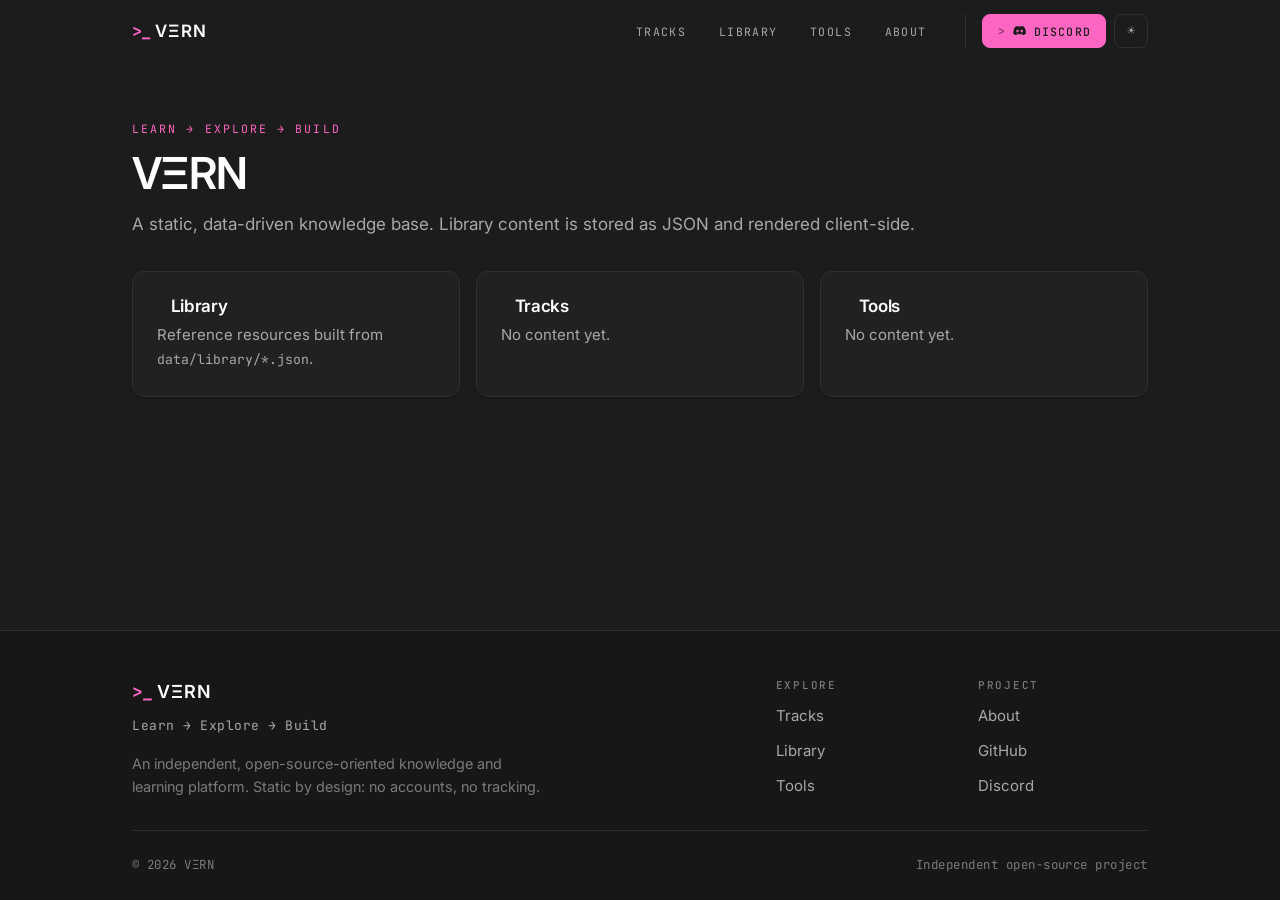
<file: index.html>
<!DOCTYPE html>
<html lang="en" data-theme="dark">
<head>
<meta charset="utf-8">
<meta name="viewport" content="width=device-width, initial-scale=1">
<title>VΞRN</title>
<meta name="color-scheme" content="dark light">
<script>
(function () {
  var SECTIONS = ["library", "tracks", "tools", "about"];
  var parts = location.pathname.split("/");
  var base = location.pathname.replace(/[^/]*$/, "");
  for (var i = 1; i < parts.length; i++) {
    if (SECTIONS.indexOf(parts[i]) !== -1) { base = parts.slice(0, i).join("/") + "/"; break; }
  }
  var el = document.createElement("base");
  el.setAttribute("href", base);
  document.head.appendChild(el);
  // Favicon emitted here, with the base already applied, because the browser's
  // preload scanner resolves <link rel="icon"> against the DOCUMENT url, not
  // the injected <base>. On a deep route such as /VERN/library/fedora/ a plain
  // relative href would be requested as .../library/fedora/assets/icon/icon.png.
  var icon = document.createElement("link");
  icon.setAttribute("rel", "icon");
  icon.setAttribute("type", "image/png");
  icon.setAttribute("href", base + "assets/icon/icon.png");
  document.head.appendChild(icon);
})();
</script>
<link rel="preconnect" href="https://fonts.googleapis.com">
<link rel="preconnect" href="https://fonts.gstatic.com" crossorigin>
<link rel="stylesheet" href="https://fonts.googleapis.com/css2?family=Inter:wght@400;500;600;700&family=JetBrains+Mono:wght@400;500;700&display=swap">
<link rel="stylesheet" href="assets/css/vern.css">
</head>
<body>
<a class="skip-link" href="#main">Skip to content</a>
<header class="site-header">
  <div class="wrap site-header__inner">
    <a class="brand" href=""><span class="brand__mark" aria-hidden="true"><span class="brand__chevron">&gt;</span><span class="brand__cursor">_</span></span><span class="brand__name">VΞRN</span></a>
    <div class="nav-cluster">
      <div class="site-nav" id="site-nav">
        <nav aria-label="Main">
          <ul class="site-nav__list">
            <li><a class="has-marker" href="tracks/"><span class="marker" aria-hidden="true">&gt;</span><span>Tracks</span></a></li>
            <li><a class="has-marker" href="library/"><span class="marker" aria-hidden="true">&gt;</span><span>Library</span></a></li>
            <li><a class="has-marker" href="tools/"><span class="marker" aria-hidden="true">&gt;</span><span>Tools</span></a></li>
            <li><a class="has-marker" href="about/"><span class="marker" aria-hidden="true">&gt;</span><span>About</span></a></li>
          </ul>
        </nav>
        <div class="site-nav__actions">
          <a class="btn btn--accent has-marker" href="https://discord.gg/dcFYVAqVs" rel="noopener noreferrer"><span class="marker" aria-hidden="true">&gt;</span><svg class="btn__icon" viewBox="-0.6 -0.8 25.2 19.6" aria-hidden="true" focusable="false"><path fill="currentColor" d="M20.317 1.492A19.79 19.79 0 0 0 15.432 0a13.9 13.9 0 0 0-.63 1.28a18.3 18.3 0 0 0-5.606 0A13 13 0 0 0 8.56 0a19.7 19.7 0 0 0-4.886 1.496C.567 6.093-.32 10.575.124 14.994a19.9 19.9 0 0 0 6.002 3.03 14.4 14.4 0 0 0 1.285-2.077 13 13 0 0 1-2.023-.966c.17-.123.335-.25.495-.374a14.2 14.2 0 0 0 12.234 0c.162.132.327.259.494.374a13 13 0 0 1-2.027.968 14.3 14.3 0 0 0 1.286 2.075a19.9 19.9 0 0 0 6.005-3.029c.522-5.124-.892-9.565-3.558-13.503M8.02 12.276c-1.183 0-2.157-1.069-2.157-2.38S6.816 7.513 8.02 7.513s2.176 1.078 2.156 2.382c0 1.312-.953 2.381-2.156 2.381m7.975 0c-1.183 0-2.157-1.069-2.157-2.38s.952-2.383 2.157-2.383 2.174 1.078 2.153 2.382c0 1.312-.95 2.381-2.153 2.381"/></svg><span>Discord</span></a>
        </div>
      </div>
      <button class="icon-btn" type="button" data-theme-toggle aria-pressed="false" aria-label="Switch to light theme">&#9728;</button>
      <button class="icon-btn nav-toggle" type="button" data-nav-toggle aria-expanded="false" aria-controls="site-nav" aria-label="Open navigation">&#9776;</button>
    </div>
  </div>
</header>
<main id="main">
  <div class="wrap page stack">
    <div>
      <p class="eyebrow">Learn &rarr; Explore &rarr; Build</p>
      <h1 class="page-title">VΞRN</h1>
      <p class="lede">A static, data-driven knowledge base. Library content is stored as JSON and rendered client-side.</p>
    </div>
    <ul class="cards">
      <li><a class="card card--link" href="library/">
        <h3 class="card__title"><span class="marker" aria-hidden="true">&gt;</span>Library</h3>
        <p class="card__text">Reference resources built from <span class="mono">data/library/*.json</span>.</p>
      </a></li>
      <li><a class="card card--link" href="tracks/">
        <h3 class="card__title"><span class="marker" aria-hidden="true">&gt;</span>Tracks</h3>
        <p class="card__text">No content yet.</p>
      </a></li>
      <li><a class="card card--link" href="tools/">
        <h3 class="card__title"><span class="marker" aria-hidden="true">&gt;</span>Tools</h3>
        <p class="card__text">No content yet.</p>
      </a></li>
    </ul>
  </div>
</main>
<footer class="site-footer">
  <div class="wrap">
    <div class="site-footer__main">
      <div class="site-footer__identity">
        <a class="brand" href=""><span class="brand__mark" aria-hidden="true"><span class="brand__chevron">&gt;</span><span class="brand__cursor">_</span></span><span class="brand__name">VΞRN</span></a>
        <p class="site-footer__tagline">Learn &rarr; Explore &rarr; Build</p>
        <p class="site-footer__desc">An independent, open-source-oriented knowledge
        and learning platform. Static by design: no accounts, no tracking.</p>
      </div>
      <nav class="site-footer__nav" aria-label="Footer">
        <section class="footer-col">
          <h2>Explore</h2>
          <ul>
            <li><a href="tracks/">Tracks</a></li>
            <li><a href="library/">Library</a></li>
            <li><a href="tools/">Tools</a></li>
          </ul>
        </section>
        <section class="footer-col">
          <h2>Project</h2>
          <ul>
            <li><a href="about/">About</a></li>
            <li><a href="https://github.com/neonmc23/VERN" rel="noopener noreferrer">GitHub</a></li>
            <li><a href="https://discord.gg/dcFYVAqVs" rel="noopener noreferrer">Discord</a></li>
          </ul>
        </section>
      </nav>
    </div>
    <div class="site-footer__base">
      <p>&copy; 2026 VΞRN</p>
      <p class="site-footer__note">Independent open-source project</p>
    </div>
  </div>
</footer>
<script src="assets/js/vern-ui.js"></script>
</body>
</html>
</file>
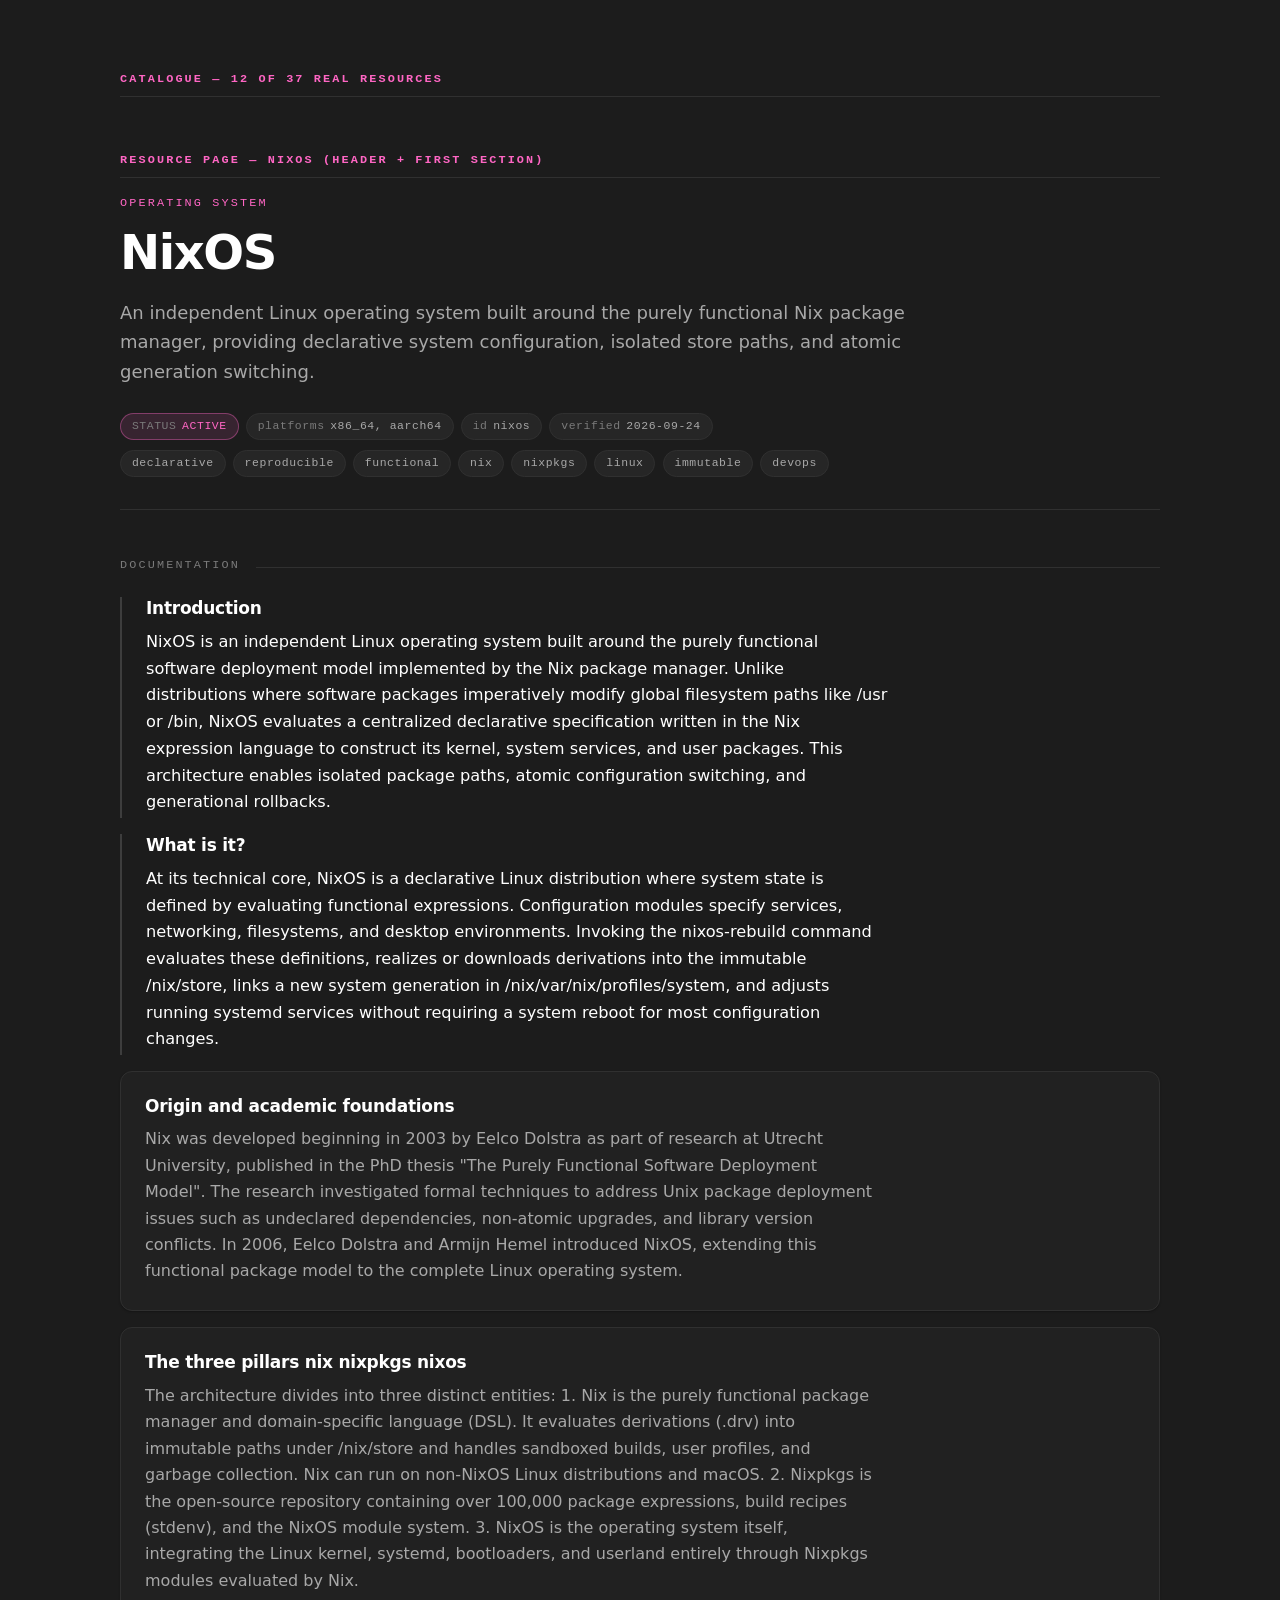
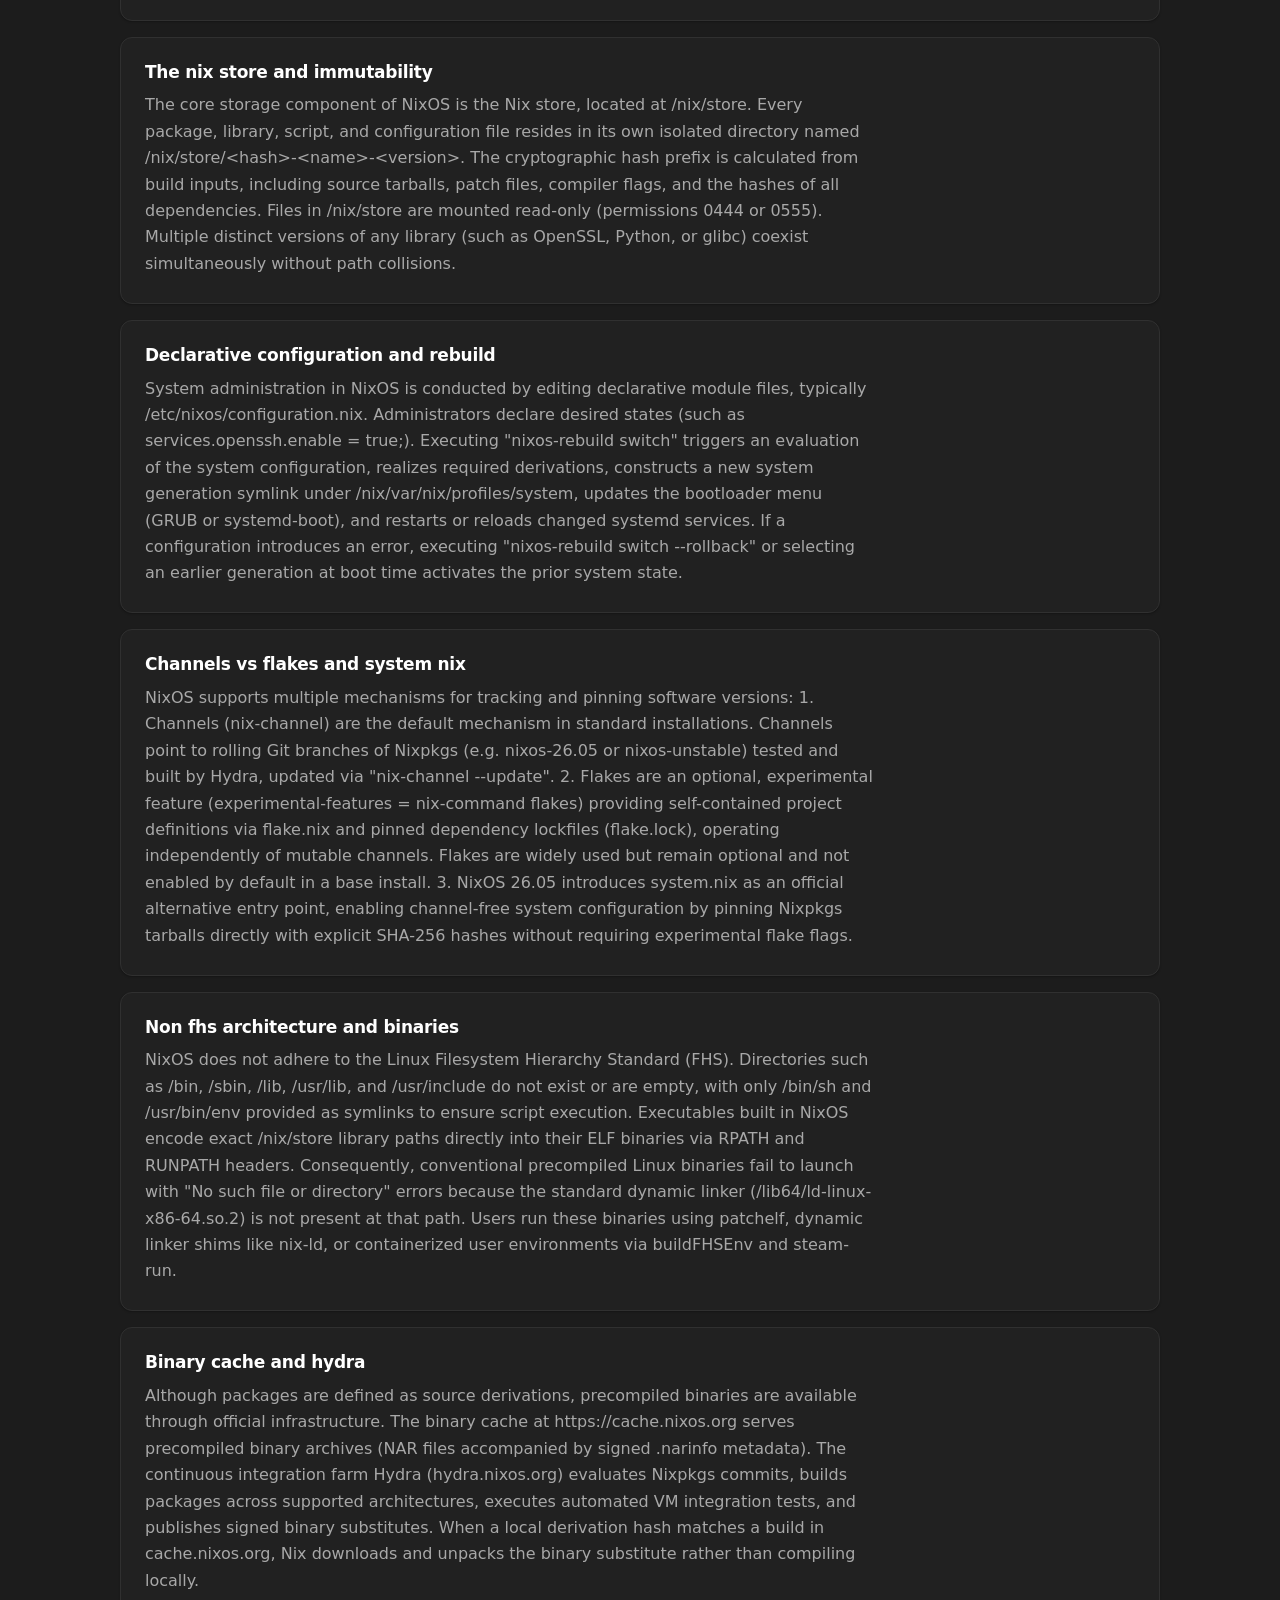
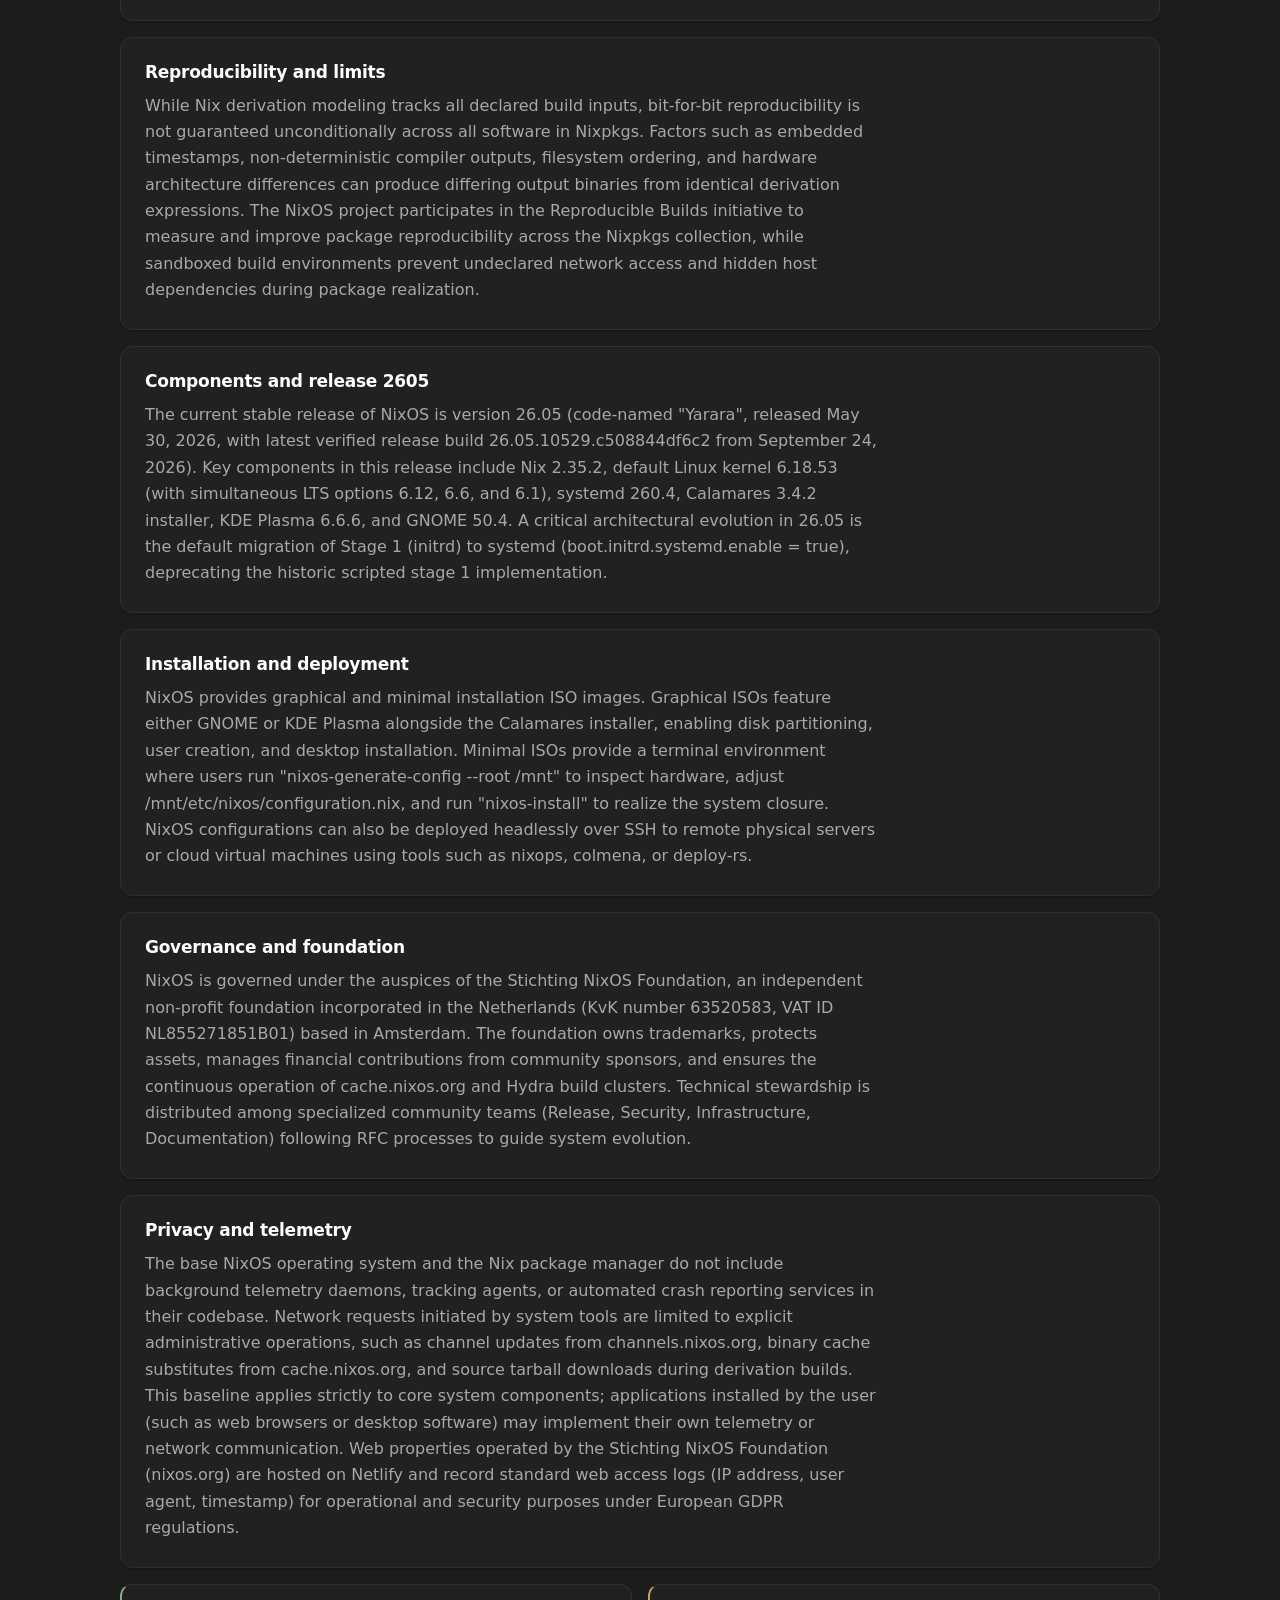
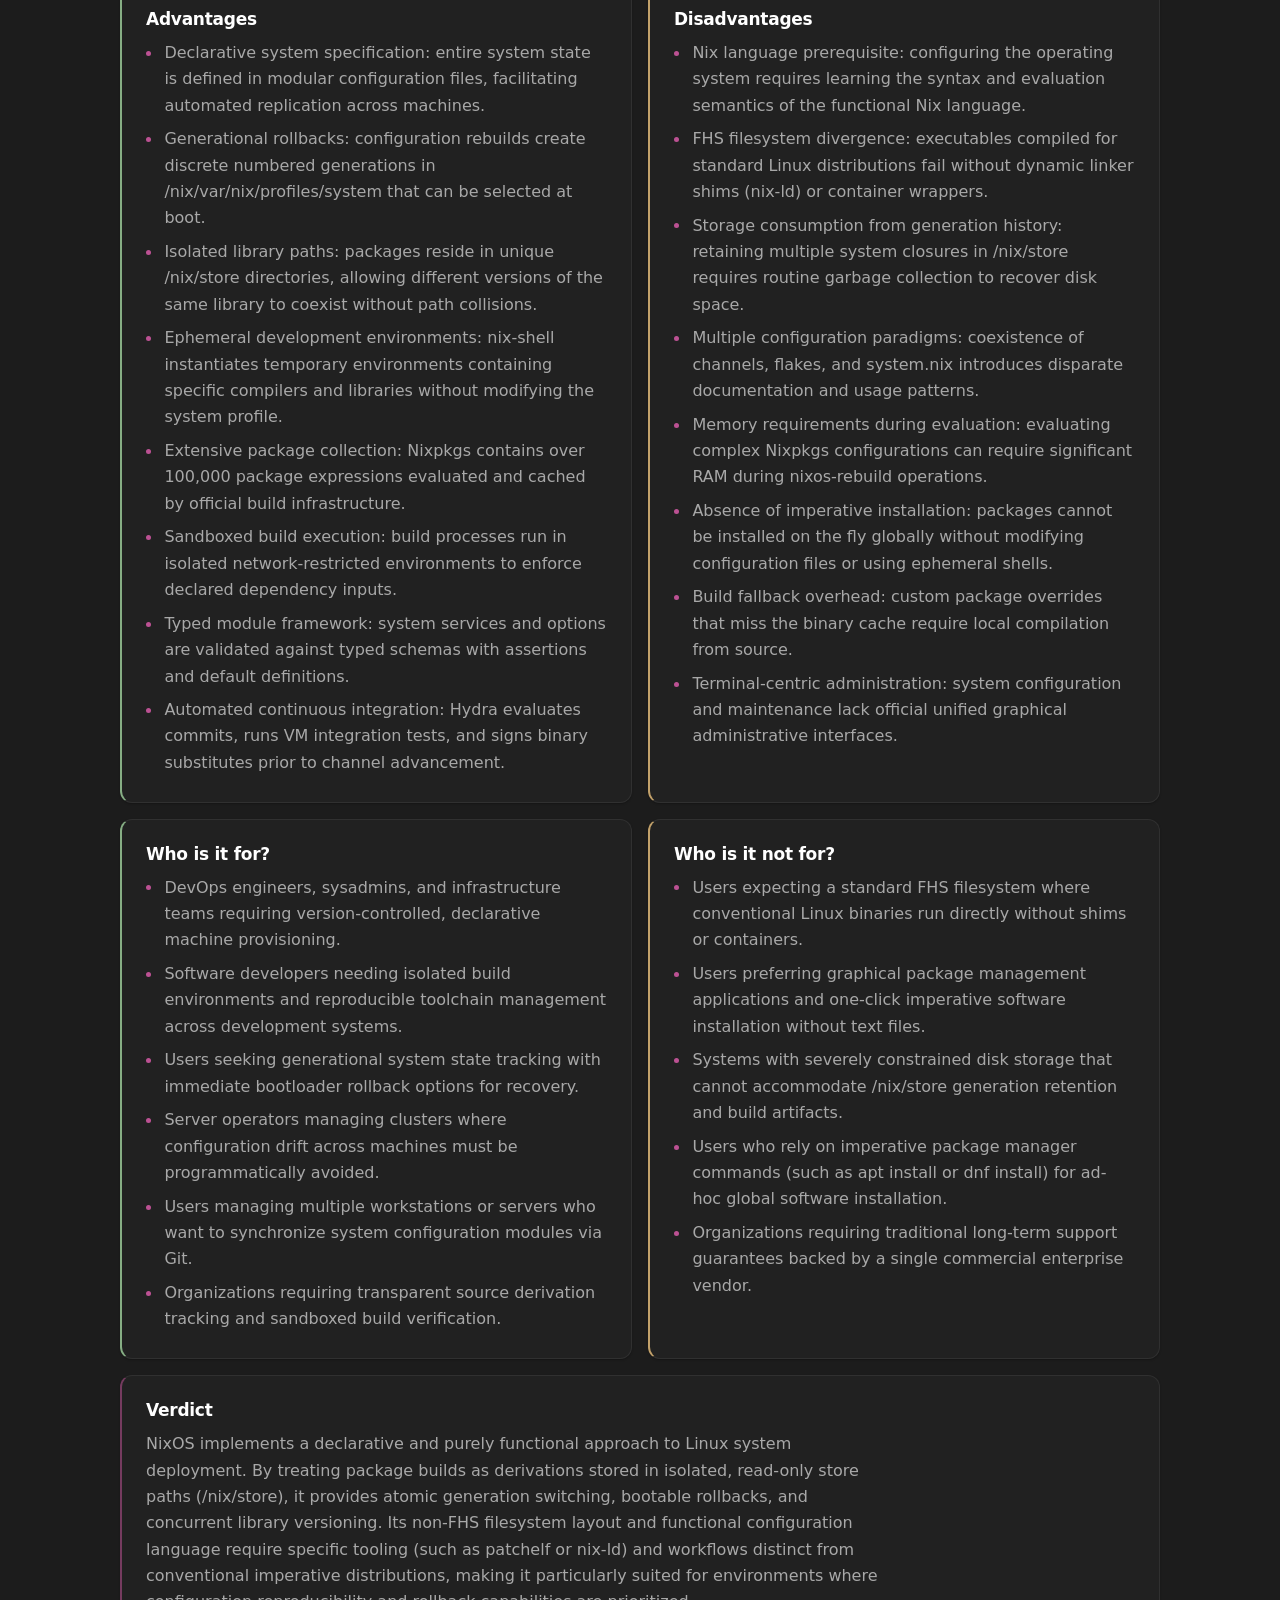
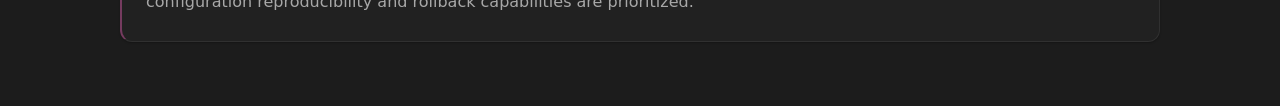
<file: _library-preview.html>
<!doctype html><html lang="en" data-theme="dark"><head><meta charset="utf-8">
<meta name="viewport" content="width=device-width,initial-scale=1"><title>VERN Library — preview</title>
<style>/* ==========================================================================
   VΞRN — design system
   Dark by default, optional light theme. Minimal, technical, restrained.
   ========================================================================== */

/* ---------- tokens ---------- */
:root {
  color-scheme: dark;

  --bg:            #1C1C1C;
  --bg-sunken:     #171717;
  --surface:       #212121;
  --surface-2:     #262626;
  --surface-hover: #2A2A2A;

  --border:        #303030;
  --border-strong: #3D3D3D;

  --text:          #FFFFFF;
  --text-muted:    #A8A8A8;
  --text-faint:    #7A7A7A;

  --accent:        #FF66C4;
  --accent-ink:    #1C1C1C;          /* text on accent surfaces */
  --accent-hover:  #FF7FCE;
  --accent-soft:   rgba(255, 102, 196, .12);
  --accent-line:   rgba(255, 102, 196, .38);


  /* ---- type accents ----------------------------------------------------
     Secondary, low-saturation hues used ONLY on the type badge and a hairline
     card edge, so a large Library is easier to scan. Deliberately desaturated
     and always subordinate to --accent (VΞRN pink), which stays the single
     brand/interaction colour. Referenced via [data-type-accent] tokens. */
  --t-neutral: #9A9AA2;
  --t-blue:    #7C9CC4;
  --t-violet:  #9B8CC4;
  --t-teal:    #6FA8A0;
  --t-green:   #86AE84;
  --t-amber:   #C2A16A;
  --t-orange:  #C08E6E;
  --t-cyan:    #74A3B5;
  --t-slate:   #8993A6;

  --font-sans: "Inter", ui-sans-serif, system-ui, -apple-system, "Segoe UI", Roboto, Helvetica, Arial, sans-serif;
  --font-mono: "JetBrains Mono", ui-monospace, SFMono-Regular, "SF Mono", Menlo, Consolas, "Liberation Mono", monospace;

  --radius:      12px;
  --radius-sm:   8px;
  --radius-xs:   6px;
  --radius-pill: 999px;

  --maxw: 1080px;
  --maxw-prose: 72ch;

  /* spacing scale — one coherent rhythm, used everywhere */
  --sp-1: .375rem;
  --sp-2: .625rem;
  --sp-3: 1rem;
  --sp-4: 1.5rem;
  --sp-5: 2rem;
  --sp-6: clamp(2.25rem, 5vw, 3rem);   /* between sections */
  --sp-7: clamp(3rem, 7vw, 4.5rem);    /* page rhythm */

  --gutter: clamp(1.125rem, 4vw, 2rem);

  --shadow-soft: 0 1px 2px rgba(0, 0, 0, .28);
  --ring: 0 0 0 1px var(--accent-line);
}

[data-theme="light"] {
  color-scheme: light;

  --bg:            #FFFFFF;
  --bg-sunken:     #F5F5F6;
  --surface:       #FAFAFA;
  --surface-2:     #F2F2F3;
  --surface-hover: #EFEFF1;

  --border:        #E3E3E6;
  --border-strong: #CFCFD4;

  --text:          #17171A;
  --text-muted:    #57575F;
  --text-faint:    #76767F;

  --accent:        #C8007E;
  --accent-ink:    #FFFFFF;
  --accent-hover:  #A80069;
  --accent-soft:   rgba(200, 0, 126, .08);
  --accent-line:   rgba(200, 0, 126, .32);


  /* Type accents, darkened for contrast on a light background. */
  --t-neutral: #6B6B73;
  --t-blue:    #45699A;
  --t-violet:  #6A5B96;
  --t-teal:    #3F7A72;
  --t-green:   #4F7A4D;
  --t-amber:   #8A6A2E;
  --t-orange:  #8C5A38;
  --t-cyan:    #3E7286;
  --t-slate:   #56607A;

  --shadow-soft: 0 1px 2px rgba(16, 16, 20, .06);
}

/* ---------- reset ---------- */
*, *::before, *::after { box-sizing: border-box; }

html { -webkit-text-size-adjust: 100%; scroll-behavior: smooth; }

body {
  margin: 0;
  min-height: 100vh;
  display: flex;
  flex-direction: column;
  background: var(--bg);
  color: var(--text);
  font-family: var(--font-sans);
  font-size: 16px;
  line-height: 1.65;
  -webkit-font-smoothing: antialiased;
}

h1, h2, h3, h4 { line-height: 1.22; margin: 0; font-weight: 600; letter-spacing: -0.015em; }
p { margin: 0; }
ul, ol { margin: 0; padding: 0; }
a { color: inherit; text-decoration: none; }

:focus-visible {
  outline: 2px solid var(--accent);
  outline-offset: 3px;
  border-radius: var(--radius-xs);
}

code, .mono { font-family: var(--font-mono); font-size: .875em; }

/* ---------- layout ---------- */
.wrap {
  width: 100%;
  max-width: var(--maxw);
  margin-inline: auto;
  padding-inline: var(--gutter);
}

main { flex: 1 0 auto; }

.page { padding-block: clamp(2.25rem, 6vw, 3.5rem) var(--sp-7); }

.stack > * + * { margin-top: var(--sp-5); }

/* Available to assistive tech, removed from the visual layout. */
.visually-hidden {
  position: absolute;
  width: 1px; height: 1px;
  margin: -1px; padding: 0;
  overflow: hidden;
  clip: rect(0 0 0 0);
  clip-path: inset(50%);
  white-space: nowrap;
  border: 0;
}

.skip-link { position: absolute; left: -9999px; z-index: 100; }
.skip-link:focus {
  left: var(--gutter);
  top: .75rem;
  background: var(--surface);
  color: var(--text);
  padding: .55rem .9rem;
  border: 1px solid var(--accent);
  border-radius: var(--radius-sm);
}

/* ---------- brand ---------- */
.brand {
  display: inline-flex;
  align-items: baseline;
  gap: .5rem;
  font-weight: 600;
  font-size: 1.0625rem;
  color: var(--text);
  line-height: 1;
}
.brand__mark {
  display: inline-flex;
  font-family: var(--font-mono);
  font-weight: 700;
  color: var(--accent);
  line-height: 1;
  letter-spacing: -0.04em;
}
/* The cursor blinks between ">_" and ">". Reserving its width with an
   inline-block keeps the brand from shifting a single pixel. */
.brand__cursor {
  display: inline-block;
  width: .58ch;
  animation: vern-caret 1.2s steps(1, end) infinite;
}
@keyframes vern-caret {
  0%, 50%   { opacity: 1; }
  50.01%, 100% { opacity: 0; }
}
.brand__name { letter-spacing: .07em; }
.brand:hover .brand__mark,
.brand:focus-visible .brand__mark { color: var(--accent-hover); }

/* ---------- ">" interaction marker ----------
   Reveals a chevron on hover/focus/current state. The glyph always occupies
   its space, so nothing reflows. Applied only to navigation links, link
   cards and primary buttons. */
.has-marker { position: relative; }
.marker {
  display: inline-block;
  width: 1ch;
  margin-right: .35ch;
  font-family: var(--font-mono);
  color: var(--accent);
  opacity: 0;
  transform: translateX(-.2ch);
}
.has-marker:hover > .marker,
.has-marker:focus-visible > .marker,
.has-marker[aria-current="page"] > .marker,
a:hover .card__title > .marker,
a:focus-visible .card__title > .marker {
  opacity: 1;
  transform: translateX(0);
}
.card__title > .marker { width: 1ch; margin-right: .35ch; }

/* Inside a flex button the parent's `gap` already spaces the children, so the
   marker must not add its own margin (that produced a compounded offset). */
.btn > .marker {
  margin-right: 0;
  width: auto;
  transform: none;
  line-height: 1;
  opacity: .55;
}
.btn:hover > .marker,
.btn:focus-visible > .marker { transform: none; }
/* On the accent CTA the marker must read against pink, not disappear into it. */
.btn--accent > .marker { color: var(--accent-ink); opacity: .6; }
/* letter-spacing also renders after the final glyph, nudging the flex group
   off-centre; reclaim that trailing sliver on the label. */
.btn > span:last-child { margin-right: -.1em; }
.btn--accent:hover > .marker,
.btn--accent:focus-visible > .marker { opacity: 1; }

/* ---------- buttons ---------- */
.btn {
  display: inline-flex;
  align-items: center;
  justify-content: center;
  gap: .45rem;
  height: 34px;
  padding: 0 .95rem;
  border: 1px solid var(--border);
  border-radius: var(--radius-sm);
  background: var(--surface-2);
  color: var(--text);
  font-family: var(--font-mono);
  font-size: .72rem;
  font-weight: 500;
  letter-spacing: .1em;
  text-transform: uppercase;
  white-space: nowrap;
  cursor: pointer;
}
.btn--accent {
  background: var(--accent);
  border-color: var(--accent);
  color: var(--accent-ink);
}
.btn--accent:hover,
.btn--accent:focus-visible { background: var(--accent-hover); border-color: var(--accent-hover); }
.btn--accent:active { transform: translateY(1px); }

/* Inline brand glyph inside a button: sized in em so it tracks the label. */
.btn__icon {
  width: 1.15em;
  height: 1.15em;
  flex: 0 0 auto;
  display: block;
}

.icon-btn {
  display: inline-flex;
  align-items: center;
  justify-content: center;
  width: 34px;
  height: 34px;
  flex: 0 0 auto;
  padding: 0;
  border: 1px solid var(--border);
  border-radius: var(--radius-sm);
  background: transparent;
  color: var(--text-muted);
  font-family: var(--font-mono);
  font-size: .85rem;
  line-height: 1;
  cursor: pointer;
}
.icon-btn:hover { color: var(--text); border-color: var(--border-strong); background: var(--surface-hover); }

/* ---------- header / nav ---------- */
.site-header {
  position: sticky;
  top: 0;
  z-index: 50;
  background: color-mix(in srgb, var(--bg) 86%, transparent);
  backdrop-filter: saturate(150%) blur(10px);
  border-bottom: 1px solid transparent;
}
.site-header[data-scrolled="true"] {
  border-bottom-color: var(--border);
  box-shadow: 0 1px 12px rgba(0, 0, 0, .18);
}
[data-theme="light"] .site-header[data-scrolled="true"] {
  box-shadow: 0 1px 12px rgba(16, 16, 20, .06);
}

.site-header__inner {
  display: flex;
  align-items: center;
  justify-content: space-between;
  gap: var(--sp-4);
  min-height: 62px;
}

.nav-cluster {
  display: flex;
  align-items: center;
  gap: .5rem;
}

.site-nav {
  display: flex;
  align-items: center;
  gap: var(--sp-4);
}
.site-nav__list {
  display: flex;
  align-items: center;
  gap: .15rem;
  list-style: none;
}
.site-nav__list a {
  position: relative;
  display: flex;
  align-items: center;
  height: 34px;
  padding: 0 .65rem;
  border-radius: var(--radius-xs);
  font-family: var(--font-mono);
  font-size: .72rem;
  letter-spacing: .12em;
  text-transform: uppercase;
  color: var(--text-muted);
}
.site-nav__list a:hover { color: var(--text); background: var(--surface-hover); }
.site-nav__list a[aria-current="page"] { color: var(--text); }
/* Current page: a short accent underline rather than a filled pill. */
.site-nav__list a[aria-current="page"]::after {
  content: "";
  position: absolute;
  left: .65rem;
  right: .65rem;
  bottom: -1px;
  height: 2px;
  border-radius: 2px;
  background: var(--accent);
}

.site-nav__actions {
  display: flex;
  align-items: center;
  gap: .5rem;
  padding-left: var(--sp-3);
  margin-left: .25rem;
  border-left: 1px solid var(--border);
}

.nav-toggle { display: none; }

@media (max-width: 800px) {
  .nav-toggle { display: inline-flex; }
  .site-nav {
    display: none;
    position: absolute;
    left: 0;
    right: 0;
    top: 100%;
    flex-direction: column;
    align-items: stretch;
    gap: var(--sp-3);
    background: var(--bg);
    border-bottom: 1px solid var(--border);
    padding: var(--sp-3) var(--gutter) var(--sp-4);
    box-shadow: var(--shadow-soft);
  }
  .site-nav[data-open="true"] { display: flex; }
  .site-nav__list { flex-direction: column; align-items: stretch; gap: .125rem; }
  .site-nav__list a { height: 44px; padding-inline: .75rem; font-size: .78rem; }
  .site-nav__list a[aria-current="page"] { color: var(--accent); background: var(--accent-soft); }
  .site-nav__list a[aria-current="page"]::after { display: none; }
  .site-nav__actions {
    padding-top: var(--sp-3);
    padding-left: 0;
    margin-left: 0;
    border-left: 0;
    border-top: 1px solid var(--border);
  }
  .site-nav__actions .btn { width: 100%; height: 42px; }
}

/* ---------- footer ---------- */
.site-footer {
  margin-top: auto;
  border-top: 1px solid var(--border);
  background: var(--bg-sunken);
  padding-block: var(--sp-6) var(--sp-4);
}

.site-footer__main {
  display: grid;
  gap: var(--sp-5) var(--sp-6);
  grid-template-columns: minmax(0, 1.6fr) minmax(0, 1fr);
  align-items: start;
  padding-bottom: var(--sp-5);
}

.site-footer__identity .brand { font-size: 1.125rem; }
.site-footer__tagline {
  margin-top: .6rem;
  color: var(--text-muted);
  font-family: var(--font-mono);
  font-size: .8125rem;
  letter-spacing: .04em;
}
.site-footer__desc {
  margin-top: var(--sp-3);
  max-width: 46ch;
  color: var(--text-faint);
  font-size: .9rem;
  line-height: 1.6;
}

.site-footer__nav {
  display: grid;
  gap: var(--sp-5);
  grid-template-columns: repeat(2, minmax(0, 1fr));
}
.footer-col h2 {
  font-family: var(--font-mono);
  font-size: .68rem;
  letter-spacing: .16em;
  text-transform: uppercase;
  color: var(--text-faint);
  font-weight: 500;
  margin-bottom: var(--sp-2);
}
.footer-col ul { list-style: none; display: grid; gap: .5rem; }
.footer-col a {
  display: inline-block;
  color: var(--text-muted);
  font-size: .9375rem;
}
.footer-col a:hover,
.footer-col a:focus-visible { color: var(--accent); transform: translateX(2px); }

.site-footer__base {
  display: flex;
  flex-wrap: wrap;
  align-items: baseline;
  justify-content: space-between;
  gap: .5rem var(--sp-4);
  padding-top: var(--sp-4);
  border-top: 1px solid var(--border);
  color: var(--text-faint);
  font-family: var(--font-mono);
  font-size: .78rem;
  letter-spacing: .04em;
}
.site-footer__note { color: var(--text-faint); }

@media (max-width: 720px) {
  .site-footer__main { grid-template-columns: 1fr; gap: var(--sp-5); }
}

/* ---------- page headings ---------- */
.page-title { font-size: clamp(2rem, 5vw, 2.75rem); }
.eyebrow {
  font-family: var(--font-mono);
  font-size: .72rem;
  letter-spacing: .18em;
  text-transform: uppercase;
  color: var(--accent);
  margin-bottom: .55rem;
}
.lede {
  color: var(--text-muted);
  font-size: 1.0625rem;
  max-width: var(--maxw-prose);
  margin-top: var(--sp-2);
}
.note {
  border: 1px dashed var(--border-strong);
  border-radius: var(--radius);
  padding: var(--sp-4);
  color: var(--text-muted);
  background: var(--surface);
  max-width: var(--maxw-prose);
}

/* ---------- cards ---------- */
.cards {
  list-style: none;
  display: grid;
  gap: var(--sp-3);
  grid-template-columns: repeat(auto-fill, minmax(min(100%, 258px), 1fr));
}
.cards > li { display: flex; }

/* A card that is a link is the <a> itself: the whole surface is clickable. */
.card {
  display: flex;
  flex-direction: column;
  gap: .4rem;
  width: 100%;
  border: 1px solid var(--border);
  border-radius: var(--radius);
  background: var(--surface);
  padding: var(--sp-4);
  box-shadow: var(--shadow-soft);
}
a.card { color: inherit; }
a.card:hover,
a.card:focus-visible {
  border-color: var(--accent-line);
  background: var(--surface-hover);
  box-shadow: 0 2px 10px rgba(0, 0, 0, .18), var(--ring);
  transform: translateY(-2px);
}
a.card:hover .card__title,
a.card:focus-visible .card__title { color: var(--accent); }
.card__title { font-size: 1.0625rem; }
.card__text { color: var(--text-muted); font-size: .9375rem; }

/* Library catalogue cards: predictable geometry so the grid scans cleanly.
   Summaries in the data range from ~120 to ~810 characters; left unbounded
   they produce cards 3 to 20 lines tall. The clamp fixes the rhythm while
   the untouched full text remains on the resource page. */
.card__ident { margin-top: -.05rem; }
#library-catalog .card__text {
  display: -webkit-box;
  -webkit-box-orient: vertical;
  -webkit-line-clamp: 3;
  line-clamp: 3;
  overflow: hidden;
}
.card__tags { margin-top: auto; padding-top: .55rem; }
.card__text + .card__go { margin-top: auto; }
.tag {
  display: inline-block;
  max-width: 14ch;
  overflow: hidden;
  text-overflow: ellipsis;
  white-space: nowrap;
  vertical-align: bottom;
  border-radius: var(--radius-pill);
  background: var(--bg-sunken);
  border: 1px solid var(--border);
  padding: .1rem .5rem;
  font-family: var(--font-mono);
  font-size: .685rem;
  color: var(--text-faint);
}
.tag--more { max-width: none; color: var(--text-muted); }
.card__go {
  font-family: var(--font-mono);
  font-size: .715rem;
  letter-spacing: .04em;
  color: var(--text-faint);
  padding-top: .5rem;
  transition: color .15s ease;
}
.card__tags + .card__go { padding-top: .45rem; }
a.card:hover .card__go,
a.card:focus-visible .card__go { color: var(--accent); }
.card__meta { margin-top: auto; padding-top: .35rem; }

/* ---------- badges & pills ---------- */
.badge {
  display: inline-flex;
  align-items: center;
  gap: .35rem;
  border: 1px solid var(--border);
  background: var(--surface-2);
  border-radius: var(--radius-pill);
  padding: .18rem .68rem;
  font-family: var(--font-mono);
  font-size: .715rem;
  letter-spacing: .05em;
  color: var(--text-muted);
  white-space: nowrap;
}
.badge--accent {
  border-color: var(--accent-line);
  background: var(--accent-soft);
  color: var(--accent);
  text-transform: uppercase;
}
.badge__key { color: var(--text-faint); }

.pill-row { list-style: none; display: flex; flex-wrap: wrap; gap: .45rem; }

/* ==========================================================================
   Tracks — dynamic views built by assets/js/tracks/* from data/tracks/*.json
   Reuses the existing tokens, cards, badges and focus states.
   ========================================================================== */

/* The view heading receives focus after a hash change; the outline is the
   standard focus ring, never suppressed. */
.tracks-app .page-title:focus-visible {
  outline: none;
  box-shadow: var(--ring);
  border-radius: var(--radius-xs);
}

.tracks-back {
  display: inline-flex;
  align-items: center;
  gap: .35rem;
  font-family: var(--font-mono);
  font-size: .78rem;
  letter-spacing: .04em;
  color: var(--text-muted);
}
.tracks-back:hover,
.tracks-back:focus-visible { color: var(--accent); }

/* ---- lesson list (Track view) ---- */
.lesson-list { list-style: none; display: grid; gap: .6rem; counter-reset: none; }

.lesson-item {
  display: flex;
  align-items: flex-start;
  gap: var(--sp-3);
  padding: var(--sp-3) var(--sp-4);
  border: 1px solid var(--border);
  border-radius: var(--radius);
  background: var(--surface);
  color: var(--text);
}
.lesson-item:hover,
.lesson-item:focus-visible {
  border-color: var(--accent-line);
  background: var(--surface-hover);
  box-shadow: 0 2px 10px rgba(0, 0, 0, .18), var(--ring);
  transform: translateY(-2px);
}
.lesson-item__index {
  flex: 0 0 auto;
  min-width: 1.6rem;
  font-family: var(--font-mono);
  font-size: .78rem;
  color: var(--text-faint);
  padding-top: .15rem;
}
.lesson-item__body { display: grid; gap: .2rem; }
.lesson-item__title { font-weight: 600; }
.lesson-item:hover .lesson-item__title,
.lesson-item:focus-visible .lesson-item__title { color: var(--accent); }
.lesson-item__desc { color: var(--text-muted); font-size: .9rem; }
.lesson-item__go {
  margin-left: auto;
  font-family: var(--font-mono);
  color: var(--accent);
  opacity: 0;
  transform: translateX(-.2ch);
}
.lesson-item:hover .lesson-item__go,
.lesson-item:focus-visible .lesson-item__go { opacity: 1; transform: translateX(0); }

/* ---- lesson body ---- */
.lesson { max-width: var(--maxw-prose); }
.lesson > * + * { margin-top: var(--sp-4); }
.lesson .block__title { margin-bottom: 0; }
.lesson .prose { color: var(--text-muted); }

.codeblock {
  margin: 0;
  padding: var(--sp-3) var(--sp-4);
  border: 1px solid var(--border);
  border-radius: var(--radius-sm);
  background: var(--bg-sunken);
  overflow-x: auto;
  font-family: var(--font-mono);
  font-size: .85rem;
  line-height: 1.6;
  color: var(--text);
  white-space: pre;
  tab-size: 2;
}
.codeblock:focus-visible { outline: none; border-color: var(--accent-line); box-shadow: var(--ring); }
.codeblock code { font-size: inherit; }

@media (max-width: 640px) {
  .lesson-item { padding: var(--sp-3); }
  .lesson-item__go { display: none; }
  .codeblock { font-size: .8rem; padding: var(--sp-3); }
}

/* ==========================================================================
   Library catalog — search, filters, type accents (library-catalog.js)
   ========================================================================== */

.catalog__controls { margin-bottom: var(--sp-4); }

.catalog__search { position: relative; display: block; }
.catalog__search .field-icon {
  position: absolute;
  left: .85rem;
  top: 50%;
  transform: translateY(-50%);
  color: var(--text-faint);
  font-family: var(--font-mono);
  pointer-events: none;
}
.input {
  width: 100%;
  height: 44px;
  padding: 0 .9rem 0 2.4rem;
  border: 1px solid var(--border);
  border-radius: var(--radius-sm);
  background: var(--surface);
  color: var(--text);
  font-family: var(--font-sans);
  font-size: .95rem;
}
.input::placeholder { color: var(--text-faint); }
.input:hover { border-color: var(--border-strong); }
.input:focus-visible {
  outline: none;
  border-color: var(--accent-line);
  box-shadow: var(--ring);
}

/* closed state stays compact: one small button + the live count */
.catalog__bar {
  display: flex;
  align-items: center;
  justify-content: space-between;
  gap: var(--sp-3);
  margin-top: var(--sp-2);
}
.catalog__count {
  color: var(--text-faint);
  font-family: var(--font-mono);
  font-size: .78rem;
  letter-spacing: .04em;
}
.catalog__count b { color: var(--text); font-weight: 500; }

.btn--ghost {
  height: 34px;
  padding: 0 .8rem;
  background: transparent;
  border-color: var(--border);
  color: var(--text-muted);
}
.btn--ghost:hover { color: var(--text); border-color: var(--border-strong); background: var(--surface-2); }
.btn--ghost[aria-expanded="true"] {
  color: var(--accent);
  border-color: var(--accent-line);
  background: var(--accent-soft);
}
.btn__caret { font-size: .6em; opacity: .75; }
.btn--ghost[aria-expanded="true"] .btn__caret { transform: rotate(180deg); }

.filter-count {
  min-width: 1.25rem;
  padding: 0 .3rem;
  border-radius: var(--radius-pill);
  background: var(--accent);
  color: var(--accent-ink);
  font-size: .68rem;
  line-height: 1.25rem;
  text-align: center;
}

.filters {
  margin-top: var(--sp-3);
  padding: var(--sp-4);
  border: 1px solid var(--border);
  border-radius: var(--radius);
  background: var(--bg-sunken);
}
.filters[hidden] { display: none; }
.filters__grid {
  display: grid;
  gap: var(--sp-4);
  grid-template-columns: repeat(auto-fit, minmax(190px, 1fr));
}
.filters__group > h3,
.filters__group > legend {
  padding: 0;
  margin-bottom: .6rem;
  font-family: var(--font-mono);
  font-size: .68rem;
  letter-spacing: .14em;
  text-transform: uppercase;
  color: var(--text-faint);
  font-weight: 500;
}
.filters__group { border: 0; margin: 0; }
.filters__options {
  display: flex;
  flex-wrap: wrap;
  gap: .4rem;
  max-height: 9.5rem;
  overflow-y: auto;
}

/* checkable chip: a real <input> + <label>, never a clickable div */
.chip { position: relative; display: inline-flex; }
.chip input {
  position: absolute;
  opacity: 0;
  width: 100%;
  height: 100%;
  margin: 0;
  cursor: pointer;
}
.chip span {
  display: inline-flex;
  align-items: center;
  gap: .3rem;
  min-height: 30px;
  padding: .2rem .7rem;
  border: 1px solid var(--border);
  border-radius: var(--radius-pill);
  background: var(--surface-2);
  color: var(--text-muted);
  font-family: var(--font-mono);
  font-size: .715rem;
  cursor: pointer;
}
.chip input:hover + span { border-color: var(--border-strong); color: var(--text); }
.chip input:checked + span {
  border-color: var(--accent-line);
  background: var(--accent-soft);
  color: var(--accent);
}
.chip input:focus-visible + span { outline: none; box-shadow: var(--ring); border-color: var(--accent-line); }

.select {
  width: 100%;
  height: 34px;
  padding: 0 .6rem;
  border: 1px solid var(--border);
  border-radius: var(--radius-xs);
  background: var(--surface-2);
  color: var(--text);
  font-family: var(--font-mono);
  font-size: .74rem;
}
.select:focus-visible { outline: none; border-color: var(--accent-line); box-shadow: var(--ring); }

.filters__footer {
  display: flex;
  justify-content: flex-end;
  margin-top: var(--sp-4);
  padding-top: var(--sp-3);
  border-top: 1px solid var(--border);
}

.catalog__empty {
  padding: var(--sp-6) var(--sp-4);
  border: 1px dashed var(--border);
  border-radius: var(--radius);
  text-align: center;
  color: var(--text-muted);
}
.catalog__empty p { margin-bottom: var(--sp-3); }

/* ---- type accents: a hairline edge + the type badge only ---- */
.card[data-type-accent] { border-left: 2px solid var(--type-accent, var(--border)); }
.badge--type {
  border-color: color-mix(in srgb, var(--type-accent, var(--text-faint)) 38%, transparent);
  background: color-mix(in srgb, var(--type-accent, var(--text-faint)) 12%, transparent);
  color: var(--type-accent, var(--text-muted));
  text-transform: none;
}

[data-type-accent="neutral"] { --type-accent: var(--t-neutral); }
[data-type-accent="blue"]    { --type-accent: var(--t-blue); }
[data-type-accent="violet"]  { --type-accent: var(--t-violet); }
[data-type-accent="teal"]    { --type-accent: var(--t-teal); }
[data-type-accent="green"]   { --type-accent: var(--t-green); }
[data-type-accent="amber"]   { --type-accent: var(--t-amber); }
[data-type-accent="orange"]  { --type-accent: var(--t-orange); }
[data-type-accent="cyan"]    { --type-accent: var(--t-cyan); }
[data-type-accent="slate"]   { --type-accent: var(--t-slate); }

@media (max-width: 640px) {
  .catalog__bar { flex-direction: column; align-items: stretch; gap: .6rem; }
  .catalog__bar .btn { width: 100%; height: 44px; }
  .catalog__count { text-align: center; }
  .filters__grid { grid-template-columns: 1fr; }
  .chip span { min-height: 36px; padding-inline: .85rem; }
}

/* ==========================================================================
   Library — rendered by the generic builder from JSON
   ========================================================================== */

.resource__header { padding-bottom: var(--sp-5); border-bottom: 1px solid var(--border); }
.resource__kicker {
  font-family: var(--font-mono);
  font-size: .74rem;
  letter-spacing: .18em;
  text-transform: uppercase;
  color: var(--accent);
  margin-bottom: .6rem;
}
.resource__title { font-size: clamp(2.15rem, 6vw, 3rem); letter-spacing: -0.03em; }
.resource__summary {
  margin-top: var(--sp-3);
  font-size: 1.125rem;
  color: var(--text-muted);
  max-width: var(--maxw-prose);
}
.resource__meta {
  list-style: none;
  display: flex;
  flex-wrap: wrap;
  gap: .45rem;
  margin-top: var(--sp-4);
}
.resource__tags { margin-top: .55rem; }

.resource__section { margin-top: var(--sp-6); }

.section-title {
  display: flex;
  align-items: baseline;
  gap: var(--sp-3);
  font-family: var(--font-mono);
  font-size: .74rem;
  font-weight: 500;
  letter-spacing: .18em;
  text-transform: uppercase;
  color: var(--text-faint);
  margin-bottom: var(--sp-4);
}
.section-title::after { content: ""; flex: 1; height: 1px; background: var(--border); }

/* documentation blocks */
.block {
  border: 1px solid var(--border);
  border-radius: var(--radius);
  background: var(--surface);
  padding: var(--sp-4) var(--sp-4) calc(var(--sp-4) + .1rem);
  box-shadow: var(--shadow-soft);
}
.block + .block,
.block + .block-grid,
.block-grid + .block,
.block-grid + .block-grid { margin-top: var(--sp-3); }

.block__title { font-size: 1.0625rem; margin-bottom: var(--sp-2); }
.block__title--sub {
  font-family: var(--font-mono);
  font-size: .7rem;
  letter-spacing: .14em;
  text-transform: uppercase;
  color: var(--text-faint);
  font-weight: 500;
  margin-bottom: .5rem;
}

.block-grid {
  display: grid;
  gap: var(--sp-3);
  grid-template-columns: repeat(auto-fit, minmax(min(100%, 280px), 1fr));
}
.block-grid > .block { margin-top: 0; }

.prose { max-width: var(--maxw-prose); color: var(--text); }
.prose p + p { margin-top: var(--sp-2); }
.block .prose { color: var(--text-muted); }

/* Editorial tone, keyed off conventional field names by the generic builder.
   A 2px edge only — no new palette, no fills; pink stays the sole accent. */
.block[data-tone] { border-left-width: 2px; }
.block[data-tone="positive"] { border-left-color: var(--t-green); }
.block[data-tone="negative"] { border-left-color: var(--t-amber); }
.block[data-tone="verdict"]  { border-left-color: var(--accent-line); }

/* The lead section reads as prose, not as one more card in the stack. */
.block[data-tone="lead"] {
  border: 0;
  border-left: 2px solid var(--border-strong);
  border-radius: 0;
  background: none;
  box-shadow: none;
  padding: .1rem 0 .1rem var(--sp-4);
}
.block[data-tone="lead"] .prose { color: var(--text); font-size: 1.0125rem; }

/* Long unbroken strings (URLs, package names, paths) must wrap rather than
   force horizontal overflow — without hiding overflow on the container. */
.block .prose p,
.bullets li,
.field__inline { overflow-wrap: anywhere; }

.field + .field { margin-top: var(--sp-3); }
.field__inline { color: var(--text-muted); font-size: .9375rem; }
.field__inline strong { color: var(--text); font-weight: 600; }

.stack-tight > * + * { margin-top: var(--sp-3); }

/* bulleted lists from arrays */
.bullets { list-style: none; display: grid; gap: .45rem; color: var(--text-muted); }
.bullets > li { position: relative; padding-left: 1.15rem; }
.bullets > li::before {
  content: "";
  position: absolute;
  left: 0;
  top: .68em;
  width: 5px;
  height: 5px;
  border-radius: 50%;
  background: var(--accent);
  opacity: .7;
}

/* reference cards — components / relations, entirely clickable when linked */
.ref-grid {
  list-style: none;
  display: grid;
  gap: var(--sp-3);
  grid-template-columns: repeat(auto-fill, minmax(min(100%, 210px), 1fr));
}
.ref-grid > li { display: flex; }

.ref {
  display: flex;
  flex-direction: column;
  gap: .25rem;
  width: 100%;
  min-height: 84px;
  border: 1px solid var(--border);
  border-radius: var(--radius-sm);
  background: var(--surface);
  padding: var(--sp-3) var(--sp-3) var(--sp-3);
  box-shadow: var(--shadow-soft);
}
.ref__name { font-weight: 600; font-size: .9875rem; }
.ref__role {
  font-family: var(--font-mono);
  font-size: .68rem;
  letter-spacing: .1em;
  text-transform: uppercase;
  color: var(--text-faint);
  margin-top: auto;
}
a.ref:hover,
a.ref:focus-visible {
  border-color: var(--accent-line);
  background: var(--surface-hover);
  box-shadow: 0 2px 10px rgba(0, 0, 0, .18), var(--ring);
  transform: translateY(-2px);
}
a.ref:hover .ref__name,
a.ref:focus-visible .ref__name { color: var(--accent); }
a.ref:hover .marker,
a.ref:focus-visible .marker { opacity: 1; transform: translateX(0); }
.ref--inert .marker { display: none; }

.ref--inert {
  opacity: .68;
  border-style: dashed;
  background: transparent;
  box-shadow: none;
}
.ref--inert .ref__name { color: var(--text-muted); font-weight: 500; }

/* link lists — links / articles / sources */
.linklist {
  list-style: none;
  display: grid;
  border: 1px solid var(--border);
  border-radius: var(--radius);
  background: var(--surface);
  box-shadow: var(--shadow-soft);
  overflow: hidden;
}
.linklist > li {
  display: flex;
  flex-wrap: wrap;
  align-items: baseline;
  gap: .35rem .75rem;
  padding: var(--sp-3) var(--sp-4);
  border-bottom: 1px solid var(--border);
}
.linklist > li:last-child { border-bottom: 0; }
.linklist a { color: var(--accent); text-underline-offset: 3px; }
.linklist a:hover { text-decoration: underline; }
.linklist .muted,
.linklist .url {
  color: var(--text-faint);
  font-family: var(--font-mono);
  font-size: .78rem;
  word-break: break-all;
}

.muted { color: var(--text-muted); }

/* states */
.status { color: var(--text-faint); font-family: var(--font-mono); font-size: .875rem; }
.error {
  border: 1px solid var(--accent-line);
  background: var(--accent-soft);
  border-radius: var(--radius);
  padding: var(--sp-5);
  max-width: var(--maxw-prose);
}
.error h1 { font-size: 1.35rem; margin-bottom: var(--sp-2); }
.error p { color: var(--text-muted); margin-bottom: var(--sp-2); }
.error a { color: var(--accent); }

/* motion */
/* ---------------------------------------------------------------------------
   Tracks — MTrack2-B1 content & structure widgets.
   Existing tokens only. No gradients, no new palette, no animation.
   --------------------------------------------------------------------------- */

/* callout — variant is carried by a visible text label, never colour alone. */
.callout {
  margin: var(--sp-4) 0;
  padding: var(--sp-3) var(--sp-4);
  border: 1px solid var(--border);
  border-left: 3px solid var(--t-slate);
  border-radius: var(--radius-sm);
  background: var(--surface);
}
.callout__title {
  margin: 0 0 var(--sp-2);
  font-weight: 600;
  font-size: .9rem;
  letter-spacing: .01em;
  color: var(--text);
}
.callout__body > *:first-child { margin-top: 0; }
.callout__body > *:last-child { margin-bottom: 0; }
.callout--note      { border-left-color: var(--t-slate); }
.callout--tip       { border-left-color: var(--t-green); }
.callout--warning   { border-left-color: var(--t-amber); }
.callout--key-points{ border-left-color: var(--accent); }

/* definition — native <dl>. */
.deflist { margin: var(--sp-4) 0; }
.deflist dt {
  font-weight: 600;
  color: var(--text);
  font-family: var(--font-mono);
  font-size: .9rem;
}
.deflist dd {
  margin: var(--sp-1) 0 var(--sp-3);
  padding-left: var(--sp-3);
  border-left: 1px solid var(--border);
  color: var(--text-muted);
}
.deflist dd:last-child { margin-bottom: 0; }

/* table — horizontally scrollable, never collapsed into cards. */
.table-wrap {
  margin: var(--sp-4) 0;
  overflow-x: auto;
  border: 1px solid var(--border);
  border-radius: var(--radius-sm);
}
.table-wrap:focus-visible { outline: 2px solid var(--ring); outline-offset: 2px; }
.data-table {
  width: 100%;
  border-collapse: collapse;
  font-size: .92rem;
}
.data-table caption {
  padding: var(--sp-2) var(--sp-3);
  text-align: left;
  color: var(--text-muted);
  font-size: .85rem;
  border-bottom: 1px solid var(--border);
}
.data-table th,
.data-table td {
  padding: var(--sp-2) var(--sp-3);
  text-align: left;
  vertical-align: top;
  border-bottom: 1px solid var(--border);
}
.data-table th {
  color: var(--text);
  font-weight: 600;
  white-space: nowrap;
  background: var(--bg-sunken);
}
.data-table tbody tr:last-child td { border-bottom: 0; }
.data-table code { font-size: .85em; }

/* image — secondary support, deliberately plain. */
.figure { margin: var(--sp-4) 0; }
.figure img {
  display: block;
  max-width: 100%;
  height: auto;
  border: 1px solid var(--border);
  border-radius: var(--radius-sm);
  background: var(--bg-sunken);
}
.figure figcaption {
  margin-top: var(--sp-2);
  color: var(--text-muted);
  font-size: .85rem;
}
.figure__credit { display: block; color: var(--text-faint); font-size: .8rem; }

/* accordion — native <details>/<summary>, no animation. */
.accordion { margin: var(--sp-4) 0; }
.accordion details {
  border: 1px solid var(--border);
  border-radius: var(--radius-sm);
  background: var(--surface);
  margin-bottom: var(--sp-2);
}
.accordion details:last-child { margin-bottom: 0; }
.accordion summary {
  padding: var(--sp-3) var(--sp-4);
  cursor: pointer;
  font-weight: 600;
  font-size: .95rem;
  color: var(--text);
  list-style-position: inside;
}
.accordion summary:focus-visible { outline: 2px solid var(--ring); outline-offset: -2px; }
.accordion summary:hover { background: var(--surface-hover); }
.accordion__body { padding: 0 var(--sp-4) var(--sp-3); }
.accordion__body > *:first-child { margin-top: 0; }
.accordion__body > *:last-child { margin-bottom: 0; }

/* steps — numbering comes from the native <ol>. */
.steps {
  margin: var(--sp-4) 0;
  padding-left: var(--sp-5);
}
.steps__item { margin-bottom: var(--sp-4); padding-left: var(--sp-2); }
.steps__item::marker { color: var(--accent); font-weight: 600; }
.steps__item:last-child { margin-bottom: 0; }
.steps__title { margin: 0 0 var(--sp-2); font-weight: 600; color: var(--text); }
.steps__body > *:first-child { margin-top: 0; }
.steps__body > *:last-child { margin-bottom: 0; }

/* Inline (D1) inside lesson prose. */
.lesson :not(pre) > code {
  font-family: var(--font-mono);
  font-size: .88em;
  padding: .1em .35em;
  border: 1px solid var(--border);
  border-radius: var(--radius-xs);
  background: var(--bg-sunken);
}

/* ---------------------------------------------------------------------------
   Tracks — MTrack2-B2 exercises. Existing tokens only.
   Correct / incorrect / unanswered are always carried by TEXT (a mark plus a
   word), never by colour alone.
   --------------------------------------------------------------------------- */

.exercise {
  margin: var(--sp-5) 0;
  padding: var(--sp-4);
  border: 1px solid var(--border);
  border-left: 3px solid var(--accent);
  border-radius: var(--radius-sm);
  background: var(--surface);
}
.exercise__stem { margin-bottom: var(--sp-3); }
.exercise__stem > *:first-child { margin-top: 0; }
.exercise__prompt {
  display: block;
  margin: 0 0 var(--sp-3);
  font-weight: 600;
  color: var(--text);
}
.exercise__body { margin-bottom: var(--sp-3); }
.exercise__actions {
  display: flex;
  flex-wrap: wrap;
  gap: var(--sp-2);
  margin: 0 0 var(--sp-2);
}

/* choice */
.choice { border: 0; padding: 0; margin: 0; }
.choice__note {
  margin: 0 0 var(--sp-2);
  color: var(--text-muted);
  font-size: .85rem;
}
.choice__row {
  display: flex;
  align-items: flex-start;
  gap: var(--sp-2);
  padding: var(--sp-2) 0;
}
.choice__row input { margin-top: .25rem; flex: none; }
.choice__option { cursor: pointer; color: var(--text); }
.choice__row input:focus-visible { outline: 2px solid var(--ring); outline-offset: 2px; }

/* text_input */
.exercise__input,
.fill-blank__input {
  font-family: var(--font-mono);
  font-size: .92rem;
  padding: var(--sp-2);
  color: var(--text);
  background: var(--bg-sunken);
  border: 1px solid var(--border-strong);
  border-radius: var(--radius-xs);
}
.exercise__input { width: 100%; max-width: 24rem; }
.exercise__input:focus-visible,
.fill-blank__input:focus-visible { outline: 2px solid var(--ring); outline-offset: 1px; }

/* fill_blank */
.fill-blank__pre { white-space: pre-wrap; }
.fill-blank__flow { line-height: 2.2; }
.fill-blank__input { display: inline-block; width: 8rem; padding: .1rem .35rem; }
.fill-blank__input.is-correct { border-color: var(--t-green); }
.fill-blank__input.is-incorrect { border-color: var(--t-orange); }
.fill-blank__badge {
  margin-left: .4rem;
  font-family: var(--font-sans);
  font-size: .75rem;
  color: var(--text-muted);
  white-space: nowrap;
}

/* hint / result */
.exercise__hint {
  margin: 0 0 var(--sp-2);
  padding: var(--sp-2) var(--sp-3);
  border-left: 2px solid var(--t-slate);
  background: var(--bg-sunken);
  color: var(--text-muted);
  font-size: .9rem;
}
.exercise__result:empty { display: none; }
.exercise__result {
  margin-top: var(--sp-2);
  padding: var(--sp-3);
  border-radius: var(--radius-xs);
  background: var(--bg-sunken);
  border-left: 2px solid var(--border-strong);
}
.exercise__result.is-correct { border-left-color: var(--t-green); }
.exercise__result.is-incorrect { border-left-color: var(--t-orange); }
.exercise__result.is-notice { border-left-color: var(--t-slate); }
.exercise__verdict { margin: 0; font-weight: 600; color: var(--text); }
.exercise__mark { margin-right: .4rem; }
.exercise__feedback,
.exercise__explanation p {
  margin: var(--sp-2) 0 0;
  color: var(--text-muted);
  font-size: .92rem;
}
.exercise__explanation {
  margin-top: var(--sp-2);
  padding-top: var(--sp-2);
  border-top: 1px solid var(--border);
}

@media (max-width: 40rem) {
  .exercise { padding: var(--sp-3); }
  .exercise__input { max-width: 100%; }
  .fill-blank__input { width: 6rem; }
}

/* ---------------------------------------------------------------------------
   Tracks — MTrack2-B3: tabs, quote, matching, ordering.
   Existing tokens only. States never rely on colour alone.
   --------------------------------------------------------------------------- */

/* tabs */
.tabs { margin: var(--sp-4) 0; }
.tabs__list {
  display: flex;
  flex-wrap: wrap;
  gap: var(--sp-1);
  border-bottom: 1px solid var(--border);
}
.tabs__tab {
  padding: var(--sp-2) var(--sp-3);
  font: inherit;
  font-size: .92rem;
  color: var(--text-muted);
  background: none;
  border: 1px solid transparent;
  border-bottom: 2px solid transparent;
  border-radius: var(--radius-xs) var(--radius-xs) 0 0;
  cursor: pointer;
  margin-bottom: -1px;
}
.tabs__tab:hover { color: var(--text); background: var(--surface-hover); }
.tabs__tab:focus-visible { outline: 2px solid var(--ring); outline-offset: -2px; }
/* Active state carries weight + underline, not colour alone. */
.tabs__tab.is-active {
  color: var(--text);
  font-weight: 600;
  border-bottom-color: var(--accent);
  background: var(--surface);
}
.tabs__panel { padding: var(--sp-3) 0 0; }
.tabs__panel:focus-visible { outline: 2px solid var(--ring); outline-offset: 2px; }
.tabs__panel-body > *:first-child { margin-top: 0; }
.tabs__panel-body > *:last-child { margin-bottom: 0; }

/* quote */
.quote {
  margin: var(--sp-4) 0;
  padding: var(--sp-3) var(--sp-4);
  border-left: 3px solid var(--border-strong);
  background: var(--bg-sunken);
  border-radius: 0 var(--radius-sm) var(--radius-sm) 0;
}
.quote__text { margin: 0; color: var(--text); }
.quote__attrib {
  margin-top: var(--sp-2);
  color: var(--text-muted);
  font-size: .85rem;
}
.quote__attrib::before { content: "\2014\00a0"; }
.quote__source { font-style: normal; }

/* matching */
.matching { display: flex; flex-direction: column; gap: var(--sp-2); }
.matching__row {
  display: flex;
  flex-wrap: wrap;
  align-items: center;
  gap: var(--sp-2);
}
.matching__left {
  flex: 0 0 9rem;
  font-family: var(--font-mono);
  font-size: .9rem;
  color: var(--text);
}
.matching__select {
  flex: 1 1 12rem;
  font: inherit;
  font-size: .9rem;
  padding: var(--sp-2);
  color: var(--text);
  background: var(--bg-sunken);
  border: 1px solid var(--border-strong);
  border-radius: var(--radius-xs);
}
.matching__select:focus-visible { outline: 2px solid var(--ring); outline-offset: 1px; }
.matching__badge {
  font-size: .78rem;
  color: var(--text-muted);
  white-space: nowrap;
}

/* ordering */
.ordering { margin: 0; padding: 0; list-style: none; counter-reset: ord; }
.ordering__item {
  display: flex;
  align-items: center;
  gap: var(--sp-2);
  padding: var(--sp-2);
  margin-bottom: var(--sp-2);
  border: 1px solid var(--border);
  border-radius: var(--radius-xs);
  background: var(--surface);
  counter-increment: ord;
}
.ordering__item:last-child { margin-bottom: 0; }
.ordering__item::before {
  content: counter(ord);
  flex: none;
  min-width: 1.4rem;
  font-family: var(--font-mono);
  font-size: .8rem;
  color: var(--text-faint);
}
.ordering__controls { display: flex; gap: var(--sp-1); flex: none; }
.ordering__btn { padding: .15rem .5rem; font-size: .9rem; line-height: 1.2; }
.ordering__btn[disabled] { opacity: .4; cursor: not-allowed; }
.ordering__btn:focus-visible { outline: 2px solid var(--ring); outline-offset: 2px; }
.ordering__text { color: var(--text); }

@media (max-width: 40rem) {
  .matching__left { flex-basis: 100%; }
  .matching__select { flex-basis: 100%; }
  .tabs__tab { flex: 1 1 auto; text-align: left; }
}

@media (prefers-reduced-motion: no-preference) {
  a, .card, .ref, .btn, .icon-btn, .site-nav__list a, .footer-col a, .marker {
    transition: color .14s ease, background-color .14s ease,
                border-color .14s ease, box-shadow .14s ease,
                opacity .14s ease, transform .14s ease;
  }
}
@media (prefers-reduced-motion: reduce) {
  html { scroll-behavior: auto; }
  *, *::before, *::after { animation: none !important; transition: none !important; }
  /* The terminal cursor stops blinking and stays visible: ">_". */
  .brand__cursor { animation: none !important; opacity: 1; }
  a.card:hover, a.card:focus-visible,
  a.ref:hover, a.ref:focus-visible,
  .lesson-item:hover, .lesson-item:focus-visible,
  .footer-col a:hover, .footer-col a:focus-visible { transform: none; }
}
</style><style>
body{padding:0}.pv{max-width:1080px;margin:0 auto;padding:2rem 1.25rem 4rem}
.pv h2.pvh{font-family:var(--font-mono);font-size:.74rem;letter-spacing:.18em;text-transform:uppercase;color:var(--accent);margin:2.5rem 0 1rem;border-bottom:1px solid var(--border);padding-bottom:.6rem}
</style></head><body><div class="pv">
<h2 class="pvh">Catalogue — 12 of 37 real resources</h2><ul class="cards"></ul>
<h2 class="pvh">Resource page — NixOS (header + first section)</h2><header class="resource__header"><p class="resource__kicker">Operating system</p><h1 class="resource__title">NixOS</h1><p class="resource__summary">An independent Linux operating system built around the purely functional Nix package manager, providing declarative system configuration, isolated store paths, and atomic generation switching.</p><ul class="resource__meta" aria-label="Metadata"><li><span class="badge badge--accent"><span class="badge__key">status</span>active</span></li><li><span class="badge"><span class="badge__key">platforms</span>x86_64, aarch64</span></li><li><span class="badge"><span class="badge__key">id</span>nixos</span></li><li><span class="badge"><span class="badge__key">verified</span>2026-09-24</span></li></ul><ul class="pill-row resource__tags" aria-label="Tags"><li><span class="badge">declarative</span></li><li><span class="badge">reproducible</span></li><li><span class="badge">functional</span></li><li><span class="badge">nix</span></li><li><span class="badge">nixpkgs</span></li><li><span class="badge">linux</span></li><li><span class="badge">immutable</span></li><li><span class="badge">devops</span></li></ul></header><section class="resource__section" aria-labelledby="sec-content"><h2 class="section-title" id="sec-content">Documentation</h2><div><section class="block" data-tone="lead"><h3 class="block__title">Introduction</h3><div class="prose"><p>NixOS is an independent Linux operating system built around the purely functional software deployment model implemented by the Nix package manager. Unlike distributions where software packages imperatively modify global filesystem paths like /usr or /bin, NixOS evaluates a centralized declarative specification written in the Nix expression language to construct its kernel, system services, and user packages. This architecture enables isolated package paths, atomic configuration switching, and generational rollbacks.</p></div></section><section class="block" data-tone="lead"><h3 class="block__title">What is it?</h3><div class="prose"><p>At its technical core, NixOS is a declarative Linux distribution where system state is defined by evaluating functional expressions. Configuration modules specify services, networking, filesystems, and desktop environments. Invoking the nixos-rebuild command evaluates these definitions, realizes or downloads derivations into the immutable /nix/store, links a new system generation in /nix/var/nix/profiles/system, and adjusts running systemd services without requiring a system reboot for most configuration changes.</p></div></section><section class="block"><h3 class="block__title">Origin and academic foundations</h3><div class="prose"><p>Nix was developed beginning in 2003 by Eelco Dolstra as part of research at Utrecht University, published in the PhD thesis "The Purely Functional Software Deployment Model". The research investigated formal techniques to address Unix package deployment issues such as undeclared dependencies, non-atomic upgrades, and library version conflicts. In 2006, Eelco Dolstra and Armijn Hemel introduced NixOS, extending this functional package model to the complete Linux operating system.</p></div></section><section class="block"><h3 class="block__title">The three pillars nix nixpkgs nixos</h3><div class="prose"><p>The architecture divides into three distinct entities: 1. Nix is the purely functional package manager and domain-specific language (DSL). It evaluates derivations (.drv) into immutable paths under /nix/store and handles sandboxed builds, user profiles, and garbage collection. Nix can run on non-NixOS Linux distributions and macOS. 2. Nixpkgs is the open-source repository containing over 100,000 package expressions, build recipes (stdenv), and the NixOS module system. 3. NixOS is the operating system itself, integrating the Linux kernel, systemd, bootloaders, and userland entirely through Nixpkgs modules evaluated by Nix.</p></div></section><section class="block"><h3 class="block__title">The nix store and immutability</h3><div class="prose"><p>The core storage component of NixOS is the Nix store, located at /nix/store. Every package, library, script, and configuration file resides in its own isolated directory named /nix/store/&lt;hash&gt;-&lt;name&gt;-&lt;version&gt;. The cryptographic hash prefix is calculated from build inputs, including source tarballs, patch files, compiler flags, and the hashes of all dependencies. Files in /nix/store are mounted read-only (permissions 0444 or 0555). Multiple distinct versions of any library (such as OpenSSL, Python, or glibc) coexist simultaneously without path collisions.</p></div></section><section class="block"><h3 class="block__title">Declarative configuration and rebuild</h3><div class="prose"><p>System administration in NixOS is conducted by editing declarative module files, typically /etc/nixos/configuration.nix. Administrators declare desired states (such as services.openssh.enable = true;). Executing "nixos-rebuild switch" triggers an evaluation of the system configuration, realizes required derivations, constructs a new system generation symlink under /nix/var/nix/profiles/system, updates the bootloader menu (GRUB or systemd-boot), and restarts or reloads changed systemd services. If a configuration introduces an error, executing "nixos-rebuild switch --rollback" or selecting an earlier generation at boot time activates the prior system state.</p></div></section><section class="block"><h3 class="block__title">Channels vs flakes and system nix</h3><div class="prose"><p>NixOS supports multiple mechanisms for tracking and pinning software versions: 1. Channels (nix-channel) are the default mechanism in standard installations. Channels point to rolling Git branches of Nixpkgs (e.g. nixos-26.05 or nixos-unstable) tested and built by Hydra, updated via "nix-channel --update". 2. Flakes are an optional, experimental feature (experimental-features = nix-command flakes) providing self-contained project definitions via flake.nix and pinned dependency lockfiles (flake.lock), operating independently of mutable channels. Flakes are widely used but remain optional and not enabled by default in a base install. 3. NixOS 26.05 introduces system.nix as an official alternative entry point, enabling channel-free system configuration by pinning Nixpkgs tarballs directly with explicit SHA-256 hashes without requiring experimental flake flags.</p></div></section><section class="block"><h3 class="block__title">Non fhs architecture and binaries</h3><div class="prose"><p>NixOS does not adhere to the Linux Filesystem Hierarchy Standard (FHS). Directories such as /bin, /sbin, /lib, /usr/lib, and /usr/include do not exist or are empty, with only /bin/sh and /usr/bin/env provided as symlinks to ensure script execution. Executables built in NixOS encode exact /nix/store library paths directly into their ELF binaries via RPATH and RUNPATH headers. Consequently, conventional precompiled Linux binaries fail to launch with "No such file or directory" errors because the standard dynamic linker (/lib64/ld-linux-x86-64.so.2) is not present at that path. Users run these binaries using patchelf, dynamic linker shims like nix-ld, or containerized user environments via buildFHSEnv and steam-run.</p></div></section><section class="block"><h3 class="block__title">Binary cache and hydra</h3><div class="prose"><p>Although packages are defined as source derivations, precompiled binaries are available through official infrastructure. The binary cache at https://cache.nixos.org serves precompiled binary archives (NAR files accompanied by signed .narinfo metadata). The continuous integration farm Hydra (hydra.nixos.org) evaluates Nixpkgs commits, builds packages across supported architectures, executes automated VM integration tests, and publishes signed binary substitutes. When a local derivation hash matches a build in cache.nixos.org, Nix downloads and unpacks the binary substitute rather than compiling locally.</p></div></section><section class="block"><h3 class="block__title">Reproducibility and limits</h3><div class="prose"><p>While Nix derivation modeling tracks all declared build inputs, bit-for-bit reproducibility is not guaranteed unconditionally across all software in Nixpkgs. Factors such as embedded timestamps, non-deterministic compiler outputs, filesystem ordering, and hardware architecture differences can produce differing output binaries from identical derivation expressions. The NixOS project participates in the Reproducible Builds initiative to measure and improve package reproducibility across the Nixpkgs collection, while sandboxed build environments prevent undeclared network access and hidden host dependencies during package realization.</p></div></section><section class="block"><h3 class="block__title">Components and release 2605</h3><div class="prose"><p>The current stable release of NixOS is version 26.05 (code-named "Yarara", released May 30, 2026, with latest verified release build 26.05.10529.c508844df6c2 from September 24, 2026). Key components in this release include Nix 2.35.2, default Linux kernel 6.18.53 (with simultaneous LTS options 6.12, 6.6, and 6.1), systemd 260.4, Calamares 3.4.2 installer, KDE Plasma 6.6.6, and GNOME 50.4. A critical architectural evolution in 26.05 is the default migration of Stage 1 (initrd) to systemd (boot.initrd.systemd.enable = true), deprecating the historic scripted stage 1 implementation.</p></div></section><section class="block"><h3 class="block__title">Installation and deployment</h3><div class="prose"><p>NixOS provides graphical and minimal installation ISO images. Graphical ISOs feature either GNOME or KDE Plasma alongside the Calamares installer, enabling disk partitioning, user creation, and desktop installation. Minimal ISOs provide a terminal environment where users run "nixos-generate-config --root /mnt" to inspect hardware, adjust /mnt/etc/nixos/configuration.nix, and run "nixos-install" to realize the system closure. NixOS configurations can also be deployed headlessly over SSH to remote physical servers or cloud virtual machines using tools such as nixops, colmena, or deploy-rs.</p></div></section><section class="block"><h3 class="block__title">Governance and foundation</h3><div class="prose"><p>NixOS is governed under the auspices of the Stichting NixOS Foundation, an independent non-profit foundation incorporated in the Netherlands (KvK number 63520583, VAT ID NL855271851B01) based in Amsterdam. The foundation owns trademarks, protects assets, manages financial contributions from community sponsors, and ensures the continuous operation of cache.nixos.org and Hydra build clusters. Technical stewardship is distributed among specialized community teams (Release, Security, Infrastructure, Documentation) following RFC processes to guide system evolution.</p></div></section><section class="block"><h3 class="block__title">Privacy and telemetry</h3><div class="prose"><p>The base NixOS operating system and the Nix package manager do not include background telemetry daemons, tracking agents, or automated crash reporting services in their codebase. Network requests initiated by system tools are limited to explicit administrative operations, such as channel updates from channels.nixos.org, binary cache substitutes from cache.nixos.org, and source tarball downloads during derivation builds. This baseline applies strictly to core system components; applications installed by the user (such as web browsers or desktop software) may implement their own telemetry or network communication. Web properties operated by the Stichting NixOS Foundation (nixos.org) are hosted on Netlify and record standard web access logs (IP address, user agent, timestamp) for operational and security purposes under European GDPR regulations.</p></div></section><div class="block-grid"><section class="block" data-tone="positive"><h3 class="block__title">Advantages</h3><ul class="bullets"><li>Declarative system specification: entire system state is defined in modular configuration files, facilitating automated replication across machines.</li><li>Generational rollbacks: configuration rebuilds create discrete numbered generations in /nix/var/nix/profiles/system that can be selected at boot.</li><li>Isolated library paths: packages reside in unique /nix/store directories, allowing different versions of the same library to coexist without path collisions.</li><li>Ephemeral development environments: nix-shell instantiates temporary environments containing specific compilers and libraries without modifying the system profile.</li><li>Extensive package collection: Nixpkgs contains over 100,000 package expressions evaluated and cached by official build infrastructure.</li><li>Sandboxed build execution: build processes run in isolated network-restricted environments to enforce declared dependency inputs.</li><li>Typed module framework: system services and options are validated against typed schemas with assertions and default definitions.</li><li>Automated continuous integration: Hydra evaluates commits, runs VM integration tests, and signs binary substitutes prior to channel advancement.</li></ul></section><section class="block" data-tone="negative"><h3 class="block__title">Disadvantages</h3><ul class="bullets"><li>Nix language prerequisite: configuring the operating system requires learning the syntax and evaluation semantics of the functional Nix language.</li><li>FHS filesystem divergence: executables compiled for standard Linux distributions fail without dynamic linker shims (nix-ld) or container wrappers.</li><li>Storage consumption from generation history: retaining multiple system closures in /nix/store requires routine garbage collection to recover disk space.</li><li>Multiple configuration paradigms: coexistence of channels, flakes, and system.nix introduces disparate documentation and usage patterns.</li><li>Memory requirements during evaluation: evaluating complex Nixpkgs configurations can require significant RAM during nixos-rebuild operations.</li><li>Absence of imperative installation: packages cannot be installed on the fly globally without modifying configuration files or using ephemeral shells.</li><li>Build fallback overhead: custom package overrides that miss the binary cache require local compilation from source.</li><li>Terminal-centric administration: system configuration and maintenance lack official unified graphical administrative interfaces.</li></ul></section></div><div class="block-grid"><section class="block" data-tone="positive"><h3 class="block__title">Who is it for?</h3><ul class="bullets"><li>DevOps engineers, sysadmins, and infrastructure teams requiring version-controlled, declarative machine provisioning.</li><li>Software developers needing isolated build environments and reproducible toolchain management across development systems.</li><li>Users seeking generational system state tracking with immediate bootloader rollback options for recovery.</li><li>Server operators managing clusters where configuration drift across machines must be programmatically avoided.</li><li>Users managing multiple workstations or servers who want to synchronize system configuration modules via Git.</li><li>Organizations requiring transparent source derivation tracking and sandboxed build verification.</li></ul></section><section class="block" data-tone="negative"><h3 class="block__title">Who is it not for?</h3><ul class="bullets"><li>Users expecting a standard FHS filesystem where conventional Linux binaries run directly without shims or containers.</li><li>Users preferring graphical package management applications and one-click imperative software installation without text files.</li><li>Systems with severely constrained disk storage that cannot accommodate /nix/store generation retention and build artifacts.</li><li>Users who rely on imperative package manager commands (such as apt install or dnf install) for ad-hoc global software installation.</li><li>Organizations requiring traditional long-term support guarantees backed by a single commercial enterprise vendor.</li></ul></section></div><section class="block" data-tone="verdict"><h3 class="block__title">Verdict</h3><div class="prose"><p>NixOS implements a declarative and purely functional approach to Linux system deployment. By treating package builds as derivations stored in isolated, read-only store paths (/nix/store), it provides atomic generation switching, bootable rollbacks, and concurrent library versioning. Its non-FHS filesystem layout and functional configuration language require specific tooling (such as patchelf or nix-ld) and workflows distinct from conventional imperative distributions, making it particularly suited for environments where configuration reproducibility and rollback capabilities are prioritized.</p></div></section></div></section>
</div></body></html>
</file>
<file: assets/css/vern.css>
/* ==========================================================================
   VΞRN — design system
   Dark by default, optional light theme. Minimal, technical, restrained.
   ========================================================================== */

/* ---------- tokens ---------- */
:root {
  color-scheme: dark;

  --bg:            #1C1C1C;
  --bg-sunken:     #171717;
  --surface:       #212121;
  --surface-2:     #262626;
  --surface-hover: #2A2A2A;

  --border:        #303030;
  --border-strong: #3D3D3D;

  --text:          #FFFFFF;
  --text-muted:    #A8A8A8;
  --text-faint:    #7A7A7A;

  --accent:        #FF66C4;
  --accent-ink:    #1C1C1C;          /* text on accent surfaces */
  --accent-hover:  #FF7FCE;
  --accent-soft:   rgba(255, 102, 196, .12);
  --accent-line:   rgba(255, 102, 196, .38);


  /* ---- type accents ----------------------------------------------------
     Secondary, low-saturation hues used ONLY on the type badge and a hairline
     card edge, so a large Library is easier to scan. Deliberately desaturated
     and always subordinate to --accent (VΞRN pink), which stays the single
     brand/interaction colour. Referenced via [data-type-accent] tokens. */
  --t-neutral: #9A9AA2;
  --t-blue:    #7C9CC4;
  --t-violet:  #9B8CC4;
  --t-teal:    #6FA8A0;
  --t-green:   #86AE84;
  --t-amber:   #C2A16A;
  --t-orange:  #C08E6E;
  --t-cyan:    #74A3B5;
  --t-slate:   #8993A6;

  --font-sans: "Inter", ui-sans-serif, system-ui, -apple-system, "Segoe UI", Roboto, Helvetica, Arial, sans-serif;
  --font-mono: "JetBrains Mono", ui-monospace, SFMono-Regular, "SF Mono", Menlo, Consolas, "Liberation Mono", monospace;

  --radius:      12px;
  --radius-sm:   8px;
  --radius-xs:   6px;
  --radius-pill: 999px;

  --maxw: 1080px;
  --maxw-prose: 72ch;

  /* spacing scale — one coherent rhythm, used everywhere */
  --sp-1: .375rem;
  --sp-2: .625rem;
  --sp-3: 1rem;
  --sp-4: 1.5rem;
  --sp-5: 2rem;
  --sp-6: clamp(2.25rem, 5vw, 3rem);   /* between sections */
  --sp-7: clamp(3rem, 7vw, 4.5rem);    /* page rhythm */

  --gutter: clamp(1.125rem, 4vw, 2rem);

  --shadow-soft: 0 1px 2px rgba(0, 0, 0, .28);
  --ring: 0 0 0 1px var(--accent-line);
}

[data-theme="light"] {
  color-scheme: light;

  --bg:            #FFFFFF;
  --bg-sunken:     #F5F5F6;
  --surface:       #FAFAFA;
  --surface-2:     #F2F2F3;
  --surface-hover: #EFEFF1;

  --border:        #E3E3E6;
  --border-strong: #CFCFD4;

  --text:          #17171A;
  --text-muted:    #57575F;
  --text-faint:    #76767F;

  --accent:        #C8007E;
  --accent-ink:    #FFFFFF;
  --accent-hover:  #A80069;
  --accent-soft:   rgba(200, 0, 126, .08);
  --accent-line:   rgba(200, 0, 126, .32);


  /* Type accents, darkened for contrast on a light background. */
  --t-neutral: #6B6B73;
  --t-blue:    #45699A;
  --t-violet:  #6A5B96;
  --t-teal:    #3F7A72;
  --t-green:   #4F7A4D;
  --t-amber:   #8A6A2E;
  --t-orange:  #8C5A38;
  --t-cyan:    #3E7286;
  --t-slate:   #56607A;

  --shadow-soft: 0 1px 2px rgba(16, 16, 20, .06);
}

/* ---------- reset ---------- */
*, *::before, *::after { box-sizing: border-box; }

html { -webkit-text-size-adjust: 100%; scroll-behavior: smooth; }

body {
  margin: 0;
  min-height: 100vh;
  display: flex;
  flex-direction: column;
  background: var(--bg);
  color: var(--text);
  font-family: var(--font-sans);
  font-size: 16px;
  line-height: 1.65;
  -webkit-font-smoothing: antialiased;
}

h1, h2, h3, h4 { line-height: 1.22; margin: 0; font-weight: 600; letter-spacing: -0.015em; }
p { margin: 0; }
ul, ol { margin: 0; padding: 0; }
a { color: inherit; text-decoration: none; }

:focus-visible {
  outline: 2px solid var(--accent);
  outline-offset: 3px;
  border-radius: var(--radius-xs);
}

code, .mono { font-family: var(--font-mono); font-size: .875em; }

/* ---------- layout ---------- */
.wrap {
  width: 100%;
  max-width: var(--maxw);
  margin-inline: auto;
  padding-inline: var(--gutter);
}

main { flex: 1 0 auto; }

.page { padding-block: clamp(2.25rem, 6vw, 3.5rem) var(--sp-7); }

.stack > * + * { margin-top: var(--sp-5); }

/* Available to assistive tech, removed from the visual layout. */
.visually-hidden {
  position: absolute;
  width: 1px; height: 1px;
  margin: -1px; padding: 0;
  overflow: hidden;
  clip: rect(0 0 0 0);
  clip-path: inset(50%);
  white-space: nowrap;
  border: 0;
}

.skip-link { position: absolute; left: -9999px; z-index: 100; }
.skip-link:focus {
  left: var(--gutter);
  top: .75rem;
  background: var(--surface);
  color: var(--text);
  padding: .55rem .9rem;
  border: 1px solid var(--accent);
  border-radius: var(--radius-sm);
}

/* ---------- brand ---------- */
.brand {
  display: inline-flex;
  align-items: baseline;
  gap: .5rem;
  font-weight: 600;
  font-size: 1.0625rem;
  color: var(--text);
  line-height: 1;
}
.brand__mark {
  display: inline-flex;
  font-family: var(--font-mono);
  font-weight: 700;
  color: var(--accent);
  line-height: 1;
  letter-spacing: -0.04em;
}
/* The cursor blinks between ">_" and ">". Reserving its width with an
   inline-block keeps the brand from shifting a single pixel. */
.brand__cursor {
  display: inline-block;
  width: .58ch;
  animation: vern-caret 1.2s steps(1, end) infinite;
}
@keyframes vern-caret {
  0%, 50%   { opacity: 1; }
  50.01%, 100% { opacity: 0; }
}
.brand__name { letter-spacing: .07em; }
.brand:hover .brand__mark,
.brand:focus-visible .brand__mark { color: var(--accent-hover); }

/* ---------- ">" interaction marker ----------
   Reveals a chevron on hover/focus/current state. The glyph always occupies
   its space, so nothing reflows. Applied only to navigation links, link
   cards and primary buttons. */
.has-marker { position: relative; }
.marker {
  display: inline-block;
  width: 1ch;
  margin-right: .35ch;
  font-family: var(--font-mono);
  color: var(--accent);
  opacity: 0;
  transform: translateX(-.2ch);
}
.has-marker:hover > .marker,
.has-marker:focus-visible > .marker,
.has-marker[aria-current="page"] > .marker,
a:hover .card__title > .marker,
a:focus-visible .card__title > .marker {
  opacity: 1;
  transform: translateX(0);
}
.card__title > .marker { width: 1ch; margin-right: .35ch; }

/* Inside a flex button the parent's `gap` already spaces the children, so the
   marker must not add its own margin (that produced a compounded offset). */
.btn > .marker {
  margin-right: 0;
  width: auto;
  transform: none;
  line-height: 1;
  opacity: .55;
}
.btn:hover > .marker,
.btn:focus-visible > .marker { transform: none; }
/* On the accent CTA the marker must read against pink, not disappear into it. */
.btn--accent > .marker { color: var(--accent-ink); opacity: .6; }
/* letter-spacing also renders after the final glyph, nudging the flex group
   off-centre; reclaim that trailing sliver on the label. */
.btn > span:last-child { margin-right: -.1em; }
.btn--accent:hover > .marker,
.btn--accent:focus-visible > .marker { opacity: 1; }

/* ---------- buttons ---------- */
.btn {
  display: inline-flex;
  align-items: center;
  justify-content: center;
  gap: .45rem;
  height: 34px;
  padding: 0 .95rem;
  border: 1px solid var(--border);
  border-radius: var(--radius-sm);
  background: var(--surface-2);
  color: var(--text);
  font-family: var(--font-mono);
  font-size: .72rem;
  font-weight: 500;
  letter-spacing: .1em;
  text-transform: uppercase;
  white-space: nowrap;
  cursor: pointer;
}
.btn--accent {
  background: var(--accent);
  border-color: var(--accent);
  color: var(--accent-ink);
}
.btn--accent:hover,
.btn--accent:focus-visible { background: var(--accent-hover); border-color: var(--accent-hover); }
.btn--accent:active { transform: translateY(1px); }

/* Inline brand glyph inside a button: sized in em so it tracks the label. */
.btn__icon {
  width: 1.15em;
  height: 1.15em;
  flex: 0 0 auto;
  display: block;
}

.icon-btn {
  display: inline-flex;
  align-items: center;
  justify-content: center;
  width: 34px;
  height: 34px;
  flex: 0 0 auto;
  padding: 0;
  border: 1px solid var(--border);
  border-radius: var(--radius-sm);
  background: transparent;
  color: var(--text-muted);
  font-family: var(--font-mono);
  font-size: .85rem;
  line-height: 1;
  cursor: pointer;
}
.icon-btn:hover { color: var(--text); border-color: var(--border-strong); background: var(--surface-hover); }

/* ---------- header / nav ---------- */
.site-header {
  position: sticky;
  top: 0;
  z-index: 50;
  background: color-mix(in srgb, var(--bg) 86%, transparent);
  backdrop-filter: saturate(150%) blur(10px);
  border-bottom: 1px solid transparent;
}
.site-header[data-scrolled="true"] {
  border-bottom-color: var(--border);
  box-shadow: 0 1px 12px rgba(0, 0, 0, .18);
}
[data-theme="light"] .site-header[data-scrolled="true"] {
  box-shadow: 0 1px 12px rgba(16, 16, 20, .06);
}

.site-header__inner {
  display: flex;
  align-items: center;
  justify-content: space-between;
  gap: var(--sp-4);
  min-height: 62px;
}

.nav-cluster {
  display: flex;
  align-items: center;
  gap: .5rem;
}

.site-nav {
  display: flex;
  align-items: center;
  gap: var(--sp-4);
}
.site-nav__list {
  display: flex;
  align-items: center;
  gap: .15rem;
  list-style: none;
}
.site-nav__list a {
  position: relative;
  display: flex;
  align-items: center;
  height: 34px;
  padding: 0 .65rem;
  border-radius: var(--radius-xs);
  font-family: var(--font-mono);
  font-size: .72rem;
  letter-spacing: .12em;
  text-transform: uppercase;
  color: var(--text-muted);
}
.site-nav__list a:hover { color: var(--text); background: var(--surface-hover); }
.site-nav__list a[aria-current="page"] { color: var(--text); }
/* Current page: a short accent underline rather than a filled pill. */
.site-nav__list a[aria-current="page"]::after {
  content: "";
  position: absolute;
  left: .65rem;
  right: .65rem;
  bottom: -1px;
  height: 2px;
  border-radius: 2px;
  background: var(--accent);
}

.site-nav__actions {
  display: flex;
  align-items: center;
  gap: .5rem;
  padding-left: var(--sp-3);
  margin-left: .25rem;
  border-left: 1px solid var(--border);
}

.nav-toggle { display: none; }

@media (max-width: 800px) {
  .nav-toggle { display: inline-flex; }
  .site-nav {
    display: none;
    position: absolute;
    left: 0;
    right: 0;
    top: 100%;
    flex-direction: column;
    align-items: stretch;
    gap: var(--sp-3);
    background: var(--bg);
    border-bottom: 1px solid var(--border);
    padding: var(--sp-3) var(--gutter) var(--sp-4);
    box-shadow: var(--shadow-soft);
  }
  .site-nav[data-open="true"] { display: flex; }
  .site-nav__list { flex-direction: column; align-items: stretch; gap: .125rem; }
  .site-nav__list a { height: 44px; padding-inline: .75rem; font-size: .78rem; }
  .site-nav__list a[aria-current="page"] { color: var(--accent); background: var(--accent-soft); }
  .site-nav__list a[aria-current="page"]::after { display: none; }
  .site-nav__actions {
    padding-top: var(--sp-3);
    padding-left: 0;
    margin-left: 0;
    border-left: 0;
    border-top: 1px solid var(--border);
  }
  .site-nav__actions .btn { width: 100%; height: 42px; }
}

/* ---------- footer ---------- */
.site-footer {
  margin-top: auto;
  border-top: 1px solid var(--border);
  background: var(--bg-sunken);
  padding-block: var(--sp-6) var(--sp-4);
}

.site-footer__main {
  display: grid;
  gap: var(--sp-5) var(--sp-6);
  grid-template-columns: minmax(0, 1.6fr) minmax(0, 1fr);
  align-items: start;
  padding-bottom: var(--sp-5);
}

.site-footer__identity .brand { font-size: 1.125rem; }
.site-footer__tagline {
  margin-top: .6rem;
  color: var(--text-muted);
  font-family: var(--font-mono);
  font-size: .8125rem;
  letter-spacing: .04em;
}
.site-footer__desc {
  margin-top: var(--sp-3);
  max-width: 46ch;
  color: var(--text-faint);
  font-size: .9rem;
  line-height: 1.6;
}

.site-footer__nav {
  display: grid;
  gap: var(--sp-5);
  grid-template-columns: repeat(2, minmax(0, 1fr));
}
.footer-col h2 {
  font-family: var(--font-mono);
  font-size: .68rem;
  letter-spacing: .16em;
  text-transform: uppercase;
  color: var(--text-faint);
  font-weight: 500;
  margin-bottom: var(--sp-2);
}
.footer-col ul { list-style: none; display: grid; gap: .5rem; }
.footer-col a {
  display: inline-block;
  color: var(--text-muted);
  font-size: .9375rem;
}
.footer-col a:hover,
.footer-col a:focus-visible { color: var(--accent); transform: translateX(2px); }

.site-footer__base {
  display: flex;
  flex-wrap: wrap;
  align-items: baseline;
  justify-content: space-between;
  gap: .5rem var(--sp-4);
  padding-top: var(--sp-4);
  border-top: 1px solid var(--border);
  color: var(--text-faint);
  font-family: var(--font-mono);
  font-size: .78rem;
  letter-spacing: .04em;
}
.site-footer__note { color: var(--text-faint); }

@media (max-width: 720px) {
  .site-footer__main { grid-template-columns: 1fr; gap: var(--sp-5); }
}

/* ---------- page headings ---------- */
.page-title { font-size: clamp(2rem, 5vw, 2.75rem); }
.eyebrow {
  font-family: var(--font-mono);
  font-size: .72rem;
  letter-spacing: .18em;
  text-transform: uppercase;
  color: var(--accent);
  margin-bottom: .55rem;
}
.lede {
  color: var(--text-muted);
  font-size: 1.0625rem;
  max-width: var(--maxw-prose);
  margin-top: var(--sp-2);
}
.note {
  border: 1px dashed var(--border-strong);
  border-radius: var(--radius);
  padding: var(--sp-4);
  color: var(--text-muted);
  background: var(--surface);
  max-width: var(--maxw-prose);
}

/* ---------- cards ---------- */
.cards {
  list-style: none;
  display: grid;
  gap: var(--sp-3);
  grid-template-columns: repeat(auto-fill, minmax(min(100%, 258px), 1fr));
}
.cards > li { display: flex; }

/* A card that is a link is the <a> itself: the whole surface is clickable. */
.card {
  display: flex;
  flex-direction: column;
  gap: .4rem;
  width: 100%;
  border: 1px solid var(--border);
  border-radius: var(--radius);
  background: var(--surface);
  padding: var(--sp-4);
  box-shadow: var(--shadow-soft);
}
a.card { color: inherit; }
a.card:hover,
a.card:focus-visible {
  border-color: var(--accent-line);
  background: var(--surface-hover);
  box-shadow: 0 2px 10px rgba(0, 0, 0, .18), var(--ring);
  transform: translateY(-2px);
}
a.card:hover .card__title,
a.card:focus-visible .card__title { color: var(--accent); }
.card__title { font-size: 1.0625rem; }
.card__text { color: var(--text-muted); font-size: .9375rem; }

/* Library catalogue cards: predictable geometry so the grid scans cleanly.
   Summaries in the data range from ~120 to ~810 characters; left unbounded
   they produce cards 3 to 20 lines tall. The clamp fixes the rhythm while
   the untouched full text remains on the resource page. */
.card__ident { margin-top: -.05rem; }
#library-catalog .card__text {
  display: -webkit-box;
  -webkit-box-orient: vertical;
  -webkit-line-clamp: 3;
  line-clamp: 3;
  overflow: hidden;
}
.card__tags { margin-top: auto; padding-top: .55rem; }
.card__text + .card__go { margin-top: auto; }
.tag {
  display: inline-block;
  max-width: 14ch;
  overflow: hidden;
  text-overflow: ellipsis;
  white-space: nowrap;
  vertical-align: bottom;
  border-radius: var(--radius-pill);
  background: var(--bg-sunken);
  border: 1px solid var(--border);
  padding: .1rem .5rem;
  font-family: var(--font-mono);
  font-size: .685rem;
  color: var(--text-faint);
}
.tag--more { max-width: none; color: var(--text-muted); }
.card__go {
  font-family: var(--font-mono);
  font-size: .715rem;
  letter-spacing: .04em;
  color: var(--text-faint);
  padding-top: .5rem;
  transition: color .15s ease;
}
.card__tags + .card__go { padding-top: .45rem; }
a.card:hover .card__go,
a.card:focus-visible .card__go { color: var(--accent); }
.card__meta { margin-top: auto; padding-top: .35rem; }

/* ---------- badges & pills ---------- */
.badge {
  display: inline-flex;
  align-items: center;
  gap: .35rem;
  border: 1px solid var(--border);
  background: var(--surface-2);
  border-radius: var(--radius-pill);
  padding: .18rem .68rem;
  font-family: var(--font-mono);
  font-size: .715rem;
  letter-spacing: .05em;
  color: var(--text-muted);
  white-space: nowrap;
}
.badge--accent {
  border-color: var(--accent-line);
  background: var(--accent-soft);
  color: var(--accent);
  text-transform: uppercase;
}
.badge__key { color: var(--text-faint); }

.pill-row { list-style: none; display: flex; flex-wrap: wrap; gap: .45rem; }

/* ==========================================================================
   Tracks — dynamic views built by assets/js/tracks/* from data/tracks/*.json
   Reuses the existing tokens, cards, badges and focus states.
   ========================================================================== */

/* The view heading receives focus after a hash change; the outline is the
   standard focus ring, never suppressed. */
.tracks-app .page-title:focus-visible {
  outline: none;
  box-shadow: var(--ring);
  border-radius: var(--radius-xs);
}

.tracks-back {
  display: inline-flex;
  align-items: center;
  gap: .35rem;
  font-family: var(--font-mono);
  font-size: .78rem;
  letter-spacing: .04em;
  color: var(--text-muted);
}
.tracks-back:hover,
.tracks-back:focus-visible { color: var(--accent); }

/* ---- lesson list (Track view) ---- */
.lesson-list { list-style: none; display: grid; gap: .6rem; counter-reset: none; }

.lesson-item {
  display: flex;
  align-items: flex-start;
  gap: var(--sp-3);
  padding: var(--sp-3) var(--sp-4);
  border: 1px solid var(--border);
  border-radius: var(--radius);
  background: var(--surface);
  color: var(--text);
}
.lesson-item:hover,
.lesson-item:focus-visible {
  border-color: var(--accent-line);
  background: var(--surface-hover);
  box-shadow: 0 2px 10px rgba(0, 0, 0, .18), var(--ring);
  transform: translateY(-2px);
}
.lesson-item__index {
  flex: 0 0 auto;
  min-width: 1.6rem;
  font-family: var(--font-mono);
  font-size: .78rem;
  color: var(--text-faint);
  padding-top: .15rem;
}
.lesson-item__body { display: grid; gap: .2rem; }
.lesson-item__title { font-weight: 600; }
.lesson-item:hover .lesson-item__title,
.lesson-item:focus-visible .lesson-item__title { color: var(--accent); }
.lesson-item__desc { color: var(--text-muted); font-size: .9rem; }
.lesson-item__go {
  margin-left: auto;
  font-family: var(--font-mono);
  color: var(--accent);
  opacity: 0;
  transform: translateX(-.2ch);
}
.lesson-item:hover .lesson-item__go,
.lesson-item:focus-visible .lesson-item__go { opacity: 1; transform: translateX(0); }

/* ---- lesson body ---- */
.lesson { max-width: var(--maxw-prose); }
.lesson > * + * { margin-top: var(--sp-4); }
.lesson .block__title { margin-bottom: 0; }
.lesson .prose { color: var(--text-muted); }

.codeblock {
  margin: 0;
  padding: var(--sp-3) var(--sp-4);
  border: 1px solid var(--border);
  border-radius: var(--radius-sm);
  background: var(--bg-sunken);
  overflow-x: auto;
  font-family: var(--font-mono);
  font-size: .85rem;
  line-height: 1.6;
  color: var(--text);
  white-space: pre;
  tab-size: 2;
}
.codeblock:focus-visible { outline: none; border-color: var(--accent-line); box-shadow: var(--ring); }
.codeblock code { font-size: inherit; }

@media (max-width: 640px) {
  .lesson-item { padding: var(--sp-3); }
  .lesson-item__go { display: none; }
  .codeblock { font-size: .8rem; padding: var(--sp-3); }
}

/* ==========================================================================
   Library catalog — search, filters, type accents (library-catalog.js)
   ========================================================================== */

.catalog__controls { margin-bottom: var(--sp-4); }

.catalog__search { position: relative; display: block; }
.catalog__search .field-icon {
  position: absolute;
  left: .85rem;
  top: 50%;
  transform: translateY(-50%);
  color: var(--text-faint);
  font-family: var(--font-mono);
  pointer-events: none;
}
.input {
  width: 100%;
  height: 44px;
  padding: 0 .9rem 0 2.4rem;
  border: 1px solid var(--border);
  border-radius: var(--radius-sm);
  background: var(--surface);
  color: var(--text);
  font-family: var(--font-sans);
  font-size: .95rem;
}
.input::placeholder { color: var(--text-faint); }
.input:hover { border-color: var(--border-strong); }
.input:focus-visible {
  outline: none;
  border-color: var(--accent-line);
  box-shadow: var(--ring);
}

/* closed state stays compact: one small button + the live count */
.catalog__bar {
  display: flex;
  align-items: center;
  justify-content: space-between;
  gap: var(--sp-3);
  margin-top: var(--sp-2);
}
.catalog__count {
  color: var(--text-faint);
  font-family: var(--font-mono);
  font-size: .78rem;
  letter-spacing: .04em;
}
.catalog__count b { color: var(--text); font-weight: 500; }

.btn--ghost {
  height: 34px;
  padding: 0 .8rem;
  background: transparent;
  border-color: var(--border);
  color: var(--text-muted);
}
.btn--ghost:hover { color: var(--text); border-color: var(--border-strong); background: var(--surface-2); }
.btn--ghost[aria-expanded="true"] {
  color: var(--accent);
  border-color: var(--accent-line);
  background: var(--accent-soft);
}
.btn__caret { font-size: .6em; opacity: .75; }
.btn--ghost[aria-expanded="true"] .btn__caret { transform: rotate(180deg); }

.filter-count {
  min-width: 1.25rem;
  padding: 0 .3rem;
  border-radius: var(--radius-pill);
  background: var(--accent);
  color: var(--accent-ink);
  font-size: .68rem;
  line-height: 1.25rem;
  text-align: center;
}

.filters {
  margin-top: var(--sp-3);
  padding: var(--sp-4);
  border: 1px solid var(--border);
  border-radius: var(--radius);
  background: var(--bg-sunken);
}
.filters[hidden] { display: none; }
.filters__grid {
  display: grid;
  gap: var(--sp-4);
  grid-template-columns: repeat(auto-fit, minmax(190px, 1fr));
}
.filters__group > h3,
.filters__group > legend {
  padding: 0;
  margin-bottom: .6rem;
  font-family: var(--font-mono);
  font-size: .68rem;
  letter-spacing: .14em;
  text-transform: uppercase;
  color: var(--text-faint);
  font-weight: 500;
}
.filters__group { border: 0; margin: 0; }
.filters__options {
  display: flex;
  flex-wrap: wrap;
  gap: .4rem;
  max-height: 9.5rem;
  overflow-y: auto;
}

/* checkable chip: a real <input> + <label>, never a clickable div */
.chip { position: relative; display: inline-flex; }
.chip input {
  position: absolute;
  opacity: 0;
  width: 100%;
  height: 100%;
  margin: 0;
  cursor: pointer;
}
.chip span {
  display: inline-flex;
  align-items: center;
  gap: .3rem;
  min-height: 30px;
  padding: .2rem .7rem;
  border: 1px solid var(--border);
  border-radius: var(--radius-pill);
  background: var(--surface-2);
  color: var(--text-muted);
  font-family: var(--font-mono);
  font-size: .715rem;
  cursor: pointer;
}
.chip input:hover + span { border-color: var(--border-strong); color: var(--text); }
.chip input:checked + span {
  border-color: var(--accent-line);
  background: var(--accent-soft);
  color: var(--accent);
}
.chip input:focus-visible + span { outline: none; box-shadow: var(--ring); border-color: var(--accent-line); }

.select {
  width: 100%;
  height: 34px;
  padding: 0 .6rem;
  border: 1px solid var(--border);
  border-radius: var(--radius-xs);
  background: var(--surface-2);
  color: var(--text);
  font-family: var(--font-mono);
  font-size: .74rem;
}
.select:focus-visible { outline: none; border-color: var(--accent-line); box-shadow: var(--ring); }

.filters__footer {
  display: flex;
  justify-content: flex-end;
  margin-top: var(--sp-4);
  padding-top: var(--sp-3);
  border-top: 1px solid var(--border);
}

.catalog__empty {
  padding: var(--sp-6) var(--sp-4);
  border: 1px dashed var(--border);
  border-radius: var(--radius);
  text-align: center;
  color: var(--text-muted);
}
.catalog__empty p { margin-bottom: var(--sp-3); }

/* ---- type accents: a hairline edge + the type badge only ---- */
.card[data-type-accent] { border-left: 2px solid var(--type-accent, var(--border)); }
.badge--type {
  border-color: color-mix(in srgb, var(--type-accent, var(--text-faint)) 38%, transparent);
  background: color-mix(in srgb, var(--type-accent, var(--text-faint)) 12%, transparent);
  color: var(--type-accent, var(--text-muted));
  text-transform: none;
}

[data-type-accent="neutral"] { --type-accent: var(--t-neutral); }
[data-type-accent="blue"]    { --type-accent: var(--t-blue); }
[data-type-accent="violet"]  { --type-accent: var(--t-violet); }
[data-type-accent="teal"]    { --type-accent: var(--t-teal); }
[data-type-accent="green"]   { --type-accent: var(--t-green); }
[data-type-accent="amber"]   { --type-accent: var(--t-amber); }
[data-type-accent="orange"]  { --type-accent: var(--t-orange); }
[data-type-accent="cyan"]    { --type-accent: var(--t-cyan); }
[data-type-accent="slate"]   { --type-accent: var(--t-slate); }

@media (max-width: 640px) {
  .catalog__bar { flex-direction: column; align-items: stretch; gap: .6rem; }
  .catalog__bar .btn { width: 100%; height: 44px; }
  .catalog__count { text-align: center; }
  .filters__grid { grid-template-columns: 1fr; }
  .chip span { min-height: 36px; padding-inline: .85rem; }
}

/* ==========================================================================
   Library — rendered by the generic builder from JSON
   ========================================================================== */

.resource__header { padding-bottom: var(--sp-5); border-bottom: 1px solid var(--border); }
.resource__kicker {
  font-family: var(--font-mono);
  font-size: .74rem;
  letter-spacing: .18em;
  text-transform: uppercase;
  color: var(--accent);
  margin-bottom: .6rem;
}
.resource__title { font-size: clamp(2.15rem, 6vw, 3rem); letter-spacing: -0.03em; }
.resource__summary {
  margin-top: var(--sp-3);
  font-size: 1.125rem;
  color: var(--text-muted);
  max-width: var(--maxw-prose);
}
.resource__meta {
  list-style: none;
  display: flex;
  flex-wrap: wrap;
  gap: .45rem;
  margin-top: var(--sp-4);
}
.resource__tags { margin-top: .55rem; }

.resource__section { margin-top: var(--sp-6); }

.section-title {
  display: flex;
  align-items: baseline;
  gap: var(--sp-3);
  font-family: var(--font-mono);
  font-size: .74rem;
  font-weight: 500;
  letter-spacing: .18em;
  text-transform: uppercase;
  color: var(--text-faint);
  margin-bottom: var(--sp-4);
}
.section-title::after { content: ""; flex: 1; height: 1px; background: var(--border); }

/* documentation blocks */
.block {
  border: 1px solid var(--border);
  border-radius: var(--radius);
  background: var(--surface);
  padding: var(--sp-4) var(--sp-4) calc(var(--sp-4) + .1rem);
  box-shadow: var(--shadow-soft);
}
.block + .block,
.block + .block-grid,
.block-grid + .block,
.block-grid + .block-grid { margin-top: var(--sp-3); }

.block__title { font-size: 1.0625rem; margin-bottom: var(--sp-2); }
.block__title--sub {
  font-family: var(--font-mono);
  font-size: .7rem;
  letter-spacing: .14em;
  text-transform: uppercase;
  color: var(--text-faint);
  font-weight: 500;
  margin-bottom: .5rem;
}

.block-grid {
  display: grid;
  gap: var(--sp-3);
  grid-template-columns: repeat(auto-fit, minmax(min(100%, 280px), 1fr));
}
.block-grid > .block { margin-top: 0; }

.prose { max-width: var(--maxw-prose); color: var(--text); }
.prose p + p { margin-top: var(--sp-2); }
.block .prose { color: var(--text-muted); }

/* Editorial tone, keyed off conventional field names by the generic builder.
   A 2px edge only — no new palette, no fills; pink stays the sole accent. */
.block[data-tone] { border-left-width: 2px; }
.block[data-tone="positive"] { border-left-color: var(--t-green); }
.block[data-tone="negative"] { border-left-color: var(--t-amber); }
.block[data-tone="verdict"]  { border-left-color: var(--accent-line); }

/* The lead section reads as prose, not as one more card in the stack. */
.block[data-tone="lead"] {
  border: 0;
  border-left: 2px solid var(--border-strong);
  border-radius: 0;
  background: none;
  box-shadow: none;
  padding: .1rem 0 .1rem var(--sp-4);
}
.block[data-tone="lead"] .prose { color: var(--text); font-size: 1.0125rem; }

/* Long unbroken strings (URLs, package names, paths) must wrap rather than
   force horizontal overflow — without hiding overflow on the container. */
.block .prose p,
.bullets li,
.field__inline { overflow-wrap: anywhere; }

.field + .field { margin-top: var(--sp-3); }
.field__inline { color: var(--text-muted); font-size: .9375rem; }
.field__inline strong { color: var(--text); font-weight: 600; }

.stack-tight > * + * { margin-top: var(--sp-3); }

/* bulleted lists from arrays */
.bullets { list-style: none; display: grid; gap: .45rem; color: var(--text-muted); }
.bullets > li { position: relative; padding-left: 1.15rem; }
.bullets > li::before {
  content: "";
  position: absolute;
  left: 0;
  top: .68em;
  width: 5px;
  height: 5px;
  border-radius: 50%;
  background: var(--accent);
  opacity: .7;
}

/* reference cards — components / relations, entirely clickable when linked */
.ref-grid {
  list-style: none;
  display: grid;
  gap: var(--sp-3);
  grid-template-columns: repeat(auto-fill, minmax(min(100%, 210px), 1fr));
}
.ref-grid > li { display: flex; }

.ref {
  display: flex;
  flex-direction: column;
  gap: .25rem;
  width: 100%;
  min-height: 84px;
  border: 1px solid var(--border);
  border-radius: var(--radius-sm);
  background: var(--surface);
  padding: var(--sp-3) var(--sp-3) var(--sp-3);
  box-shadow: var(--shadow-soft);
}
.ref__name { font-weight: 600; font-size: .9875rem; }
.ref__role {
  font-family: var(--font-mono);
  font-size: .68rem;
  letter-spacing: .1em;
  text-transform: uppercase;
  color: var(--text-faint);
  margin-top: auto;
}
a.ref:hover,
a.ref:focus-visible {
  border-color: var(--accent-line);
  background: var(--surface-hover);
  box-shadow: 0 2px 10px rgba(0, 0, 0, .18), var(--ring);
  transform: translateY(-2px);
}
a.ref:hover .ref__name,
a.ref:focus-visible .ref__name { color: var(--accent); }
a.ref:hover .marker,
a.ref:focus-visible .marker { opacity: 1; transform: translateX(0); }
.ref--inert .marker { display: none; }

.ref--inert {
  opacity: .68;
  border-style: dashed;
  background: transparent;
  box-shadow: none;
}
.ref--inert .ref__name { color: var(--text-muted); font-weight: 500; }

/* link lists — links / articles / sources */
.linklist {
  list-style: none;
  display: grid;
  border: 1px solid var(--border);
  border-radius: var(--radius);
  background: var(--surface);
  box-shadow: var(--shadow-soft);
  overflow: hidden;
}
.linklist > li {
  display: flex;
  flex-wrap: wrap;
  align-items: baseline;
  gap: .35rem .75rem;
  padding: var(--sp-3) var(--sp-4);
  border-bottom: 1px solid var(--border);
}
.linklist > li:last-child { border-bottom: 0; }
.linklist a { color: var(--accent); text-underline-offset: 3px; }
.linklist a:hover { text-decoration: underline; }
.linklist .muted,
.linklist .url {
  color: var(--text-faint);
  font-family: var(--font-mono);
  font-size: .78rem;
  word-break: break-all;
}

.muted { color: var(--text-muted); }

/* states */
.status { color: var(--text-faint); font-family: var(--font-mono); font-size: .875rem; }
.error {
  border: 1px solid var(--accent-line);
  background: var(--accent-soft);
  border-radius: var(--radius);
  padding: var(--sp-5);
  max-width: var(--maxw-prose);
}
.error h1 { font-size: 1.35rem; margin-bottom: var(--sp-2); }
.error p { color: var(--text-muted); margin-bottom: var(--sp-2); }
.error a { color: var(--accent); }

/* motion */
/* ---------------------------------------------------------------------------
   Tracks — MTrack2-B1 content & structure widgets.
   Existing tokens only. No gradients, no new palette, no animation.
   --------------------------------------------------------------------------- */

/* callout — variant is carried by a visible text label, never colour alone. */
.callout {
  margin: var(--sp-4) 0;
  padding: var(--sp-3) var(--sp-4);
  border: 1px solid var(--border);
  border-left: 3px solid var(--t-slate);
  border-radius: var(--radius-sm);
  background: var(--surface);
}
.callout__title {
  margin: 0 0 var(--sp-2);
  font-weight: 600;
  font-size: .9rem;
  letter-spacing: .01em;
  color: var(--text);
}
.callout__body > *:first-child { margin-top: 0; }
.callout__body > *:last-child { margin-bottom: 0; }
.callout--note      { border-left-color: var(--t-slate); }
.callout--tip       { border-left-color: var(--t-green); }
.callout--warning   { border-left-color: var(--t-amber); }
.callout--key-points{ border-left-color: var(--accent); }

/* definition — native <dl>. */
.deflist { margin: var(--sp-4) 0; }
.deflist dt {
  font-weight: 600;
  color: var(--text);
  font-family: var(--font-mono);
  font-size: .9rem;
}
.deflist dd {
  margin: var(--sp-1) 0 var(--sp-3);
  padding-left: var(--sp-3);
  border-left: 1px solid var(--border);
  color: var(--text-muted);
}
.deflist dd:last-child { margin-bottom: 0; }

/* table — horizontally scrollable, never collapsed into cards. */
.table-wrap {
  margin: var(--sp-4) 0;
  overflow-x: auto;
  border: 1px solid var(--border);
  border-radius: var(--radius-sm);
}
.table-wrap:focus-visible { outline: 2px solid var(--ring); outline-offset: 2px; }
.data-table {
  width: 100%;
  border-collapse: collapse;
  font-size: .92rem;
}
.data-table caption {
  padding: var(--sp-2) var(--sp-3);
  text-align: left;
  color: var(--text-muted);
  font-size: .85rem;
  border-bottom: 1px solid var(--border);
}
.data-table th,
.data-table td {
  padding: var(--sp-2) var(--sp-3);
  text-align: left;
  vertical-align: top;
  border-bottom: 1px solid var(--border);
}
.data-table th {
  color: var(--text);
  font-weight: 600;
  white-space: nowrap;
  background: var(--bg-sunken);
}
.data-table tbody tr:last-child td { border-bottom: 0; }
.data-table code { font-size: .85em; }

/* image — secondary support, deliberately plain. */
.figure { margin: var(--sp-4) 0; }
.figure img {
  display: block;
  max-width: 100%;
  height: auto;
  border: 1px solid var(--border);
  border-radius: var(--radius-sm);
  background: var(--bg-sunken);
}
.figure figcaption {
  margin-top: var(--sp-2);
  color: var(--text-muted);
  font-size: .85rem;
}
.figure__credit { display: block; color: var(--text-faint); font-size: .8rem; }

/* accordion — native <details>/<summary>, no animation. */
.accordion { margin: var(--sp-4) 0; }
.accordion details {
  border: 1px solid var(--border);
  border-radius: var(--radius-sm);
  background: var(--surface);
  margin-bottom: var(--sp-2);
}
.accordion details:last-child { margin-bottom: 0; }
.accordion summary {
  padding: var(--sp-3) var(--sp-4);
  cursor: pointer;
  font-weight: 600;
  font-size: .95rem;
  color: var(--text);
  list-style-position: inside;
}
.accordion summary:focus-visible { outline: 2px solid var(--ring); outline-offset: -2px; }
.accordion summary:hover { background: var(--surface-hover); }
.accordion__body { padding: 0 var(--sp-4) var(--sp-3); }
.accordion__body > *:first-child { margin-top: 0; }
.accordion__body > *:last-child { margin-bottom: 0; }

/* steps — numbering comes from the native <ol>. */
.steps {
  margin: var(--sp-4) 0;
  padding-left: var(--sp-5);
}
.steps__item { margin-bottom: var(--sp-4); padding-left: var(--sp-2); }
.steps__item::marker { color: var(--accent); font-weight: 600; }
.steps__item:last-child { margin-bottom: 0; }
.steps__title { margin: 0 0 var(--sp-2); font-weight: 600; color: var(--text); }
.steps__body > *:first-child { margin-top: 0; }
.steps__body > *:last-child { margin-bottom: 0; }

/* Inline (D1) inside lesson prose. */
.lesson :not(pre) > code {
  font-family: var(--font-mono);
  font-size: .88em;
  padding: .1em .35em;
  border: 1px solid var(--border);
  border-radius: var(--radius-xs);
  background: var(--bg-sunken);
}

/* ---------------------------------------------------------------------------
   Tracks — MTrack2-B2 exercises. Existing tokens only.
   Correct / incorrect / unanswered are always carried by TEXT (a mark plus a
   word), never by colour alone.
   --------------------------------------------------------------------------- */

.exercise {
  margin: var(--sp-5) 0;
  padding: var(--sp-4);
  border: 1px solid var(--border);
  border-left: 3px solid var(--accent);
  border-radius: var(--radius-sm);
  background: var(--surface);
}
.exercise__stem { margin-bottom: var(--sp-3); }
.exercise__stem > *:first-child { margin-top: 0; }
.exercise__prompt {
  display: block;
  margin: 0 0 var(--sp-3);
  font-weight: 600;
  color: var(--text);
}
.exercise__body { margin-bottom: var(--sp-3); }
.exercise__actions {
  display: flex;
  flex-wrap: wrap;
  gap: var(--sp-2);
  margin: 0 0 var(--sp-2);
}

/* choice */
.choice { border: 0; padding: 0; margin: 0; }
.choice__note {
  margin: 0 0 var(--sp-2);
  color: var(--text-muted);
  font-size: .85rem;
}
.choice__row {
  display: flex;
  align-items: flex-start;
  gap: var(--sp-2);
  padding: var(--sp-2) 0;
}
.choice__row input { margin-top: .25rem; flex: none; }
.choice__option { cursor: pointer; color: var(--text); }
.choice__row input:focus-visible { outline: 2px solid var(--ring); outline-offset: 2px; }

/* text_input */
.exercise__input,
.fill-blank__input {
  font-family: var(--font-mono);
  font-size: .92rem;
  padding: var(--sp-2);
  color: var(--text);
  background: var(--bg-sunken);
  border: 1px solid var(--border-strong);
  border-radius: var(--radius-xs);
}
.exercise__input { width: 100%; max-width: 24rem; }
.exercise__input:focus-visible,
.fill-blank__input:focus-visible { outline: 2px solid var(--ring); outline-offset: 1px; }

/* fill_blank */
.fill-blank__pre { white-space: pre-wrap; }
.fill-blank__flow { line-height: 2.2; }
.fill-blank__input { display: inline-block; width: 8rem; padding: .1rem .35rem; }
.fill-blank__input.is-correct { border-color: var(--t-green); }
.fill-blank__input.is-incorrect { border-color: var(--t-orange); }
.fill-blank__badge {
  margin-left: .4rem;
  font-family: var(--font-sans);
  font-size: .75rem;
  color: var(--text-muted);
  white-space: nowrap;
}

/* hint / result */
.exercise__hint {
  margin: 0 0 var(--sp-2);
  padding: var(--sp-2) var(--sp-3);
  border-left: 2px solid var(--t-slate);
  background: var(--bg-sunken);
  color: var(--text-muted);
  font-size: .9rem;
}
.exercise__result:empty { display: none; }
.exercise__result {
  margin-top: var(--sp-2);
  padding: var(--sp-3);
  border-radius: var(--radius-xs);
  background: var(--bg-sunken);
  border-left: 2px solid var(--border-strong);
}
.exercise__result.is-correct { border-left-color: var(--t-green); }
.exercise__result.is-incorrect { border-left-color: var(--t-orange); }
.exercise__result.is-notice { border-left-color: var(--t-slate); }
.exercise__verdict { margin: 0; font-weight: 600; color: var(--text); }
.exercise__mark { margin-right: .4rem; }
.exercise__feedback,
.exercise__explanation p {
  margin: var(--sp-2) 0 0;
  color: var(--text-muted);
  font-size: .92rem;
}
.exercise__explanation {
  margin-top: var(--sp-2);
  padding-top: var(--sp-2);
  border-top: 1px solid var(--border);
}

@media (max-width: 40rem) {
  .exercise { padding: var(--sp-3); }
  .exercise__input { max-width: 100%; }
  .fill-blank__input { width: 6rem; }
}

/* ---------------------------------------------------------------------------
   Tracks — MTrack2-B3: tabs, quote, matching, ordering.
   Existing tokens only. States never rely on colour alone.
   --------------------------------------------------------------------------- */

/* tabs */
.tabs { margin: var(--sp-4) 0; }
.tabs__list {
  display: flex;
  flex-wrap: wrap;
  gap: var(--sp-1);
  border-bottom: 1px solid var(--border);
}
.tabs__tab {
  padding: var(--sp-2) var(--sp-3);
  font: inherit;
  font-size: .92rem;
  color: var(--text-muted);
  background: none;
  border: 1px solid transparent;
  border-bottom: 2px solid transparent;
  border-radius: var(--radius-xs) var(--radius-xs) 0 0;
  cursor: pointer;
  margin-bottom: -1px;
}
.tabs__tab:hover { color: var(--text); background: var(--surface-hover); }
.tabs__tab:focus-visible { outline: 2px solid var(--ring); outline-offset: -2px; }
/* Active state carries weight + underline, not colour alone. */
.tabs__tab.is-active {
  color: var(--text);
  font-weight: 600;
  border-bottom-color: var(--accent);
  background: var(--surface);
}
.tabs__panel { padding: var(--sp-3) 0 0; }
.tabs__panel:focus-visible { outline: 2px solid var(--ring); outline-offset: 2px; }
.tabs__panel-body > *:first-child { margin-top: 0; }
.tabs__panel-body > *:last-child { margin-bottom: 0; }

/* quote */
.quote {
  margin: var(--sp-4) 0;
  padding: var(--sp-3) var(--sp-4);
  border-left: 3px solid var(--border-strong);
  background: var(--bg-sunken);
  border-radius: 0 var(--radius-sm) var(--radius-sm) 0;
}
.quote__text { margin: 0; color: var(--text); }
.quote__attrib {
  margin-top: var(--sp-2);
  color: var(--text-muted);
  font-size: .85rem;
}
.quote__attrib::before { content: "\2014\00a0"; }
.quote__source { font-style: normal; }

/* matching */
.matching { display: flex; flex-direction: column; gap: var(--sp-2); }
.matching__row {
  display: flex;
  flex-wrap: wrap;
  align-items: center;
  gap: var(--sp-2);
}
.matching__left {
  flex: 0 0 9rem;
  font-family: var(--font-mono);
  font-size: .9rem;
  color: var(--text);
}
.matching__select {
  flex: 1 1 12rem;
  font: inherit;
  font-size: .9rem;
  padding: var(--sp-2);
  color: var(--text);
  background: var(--bg-sunken);
  border: 1px solid var(--border-strong);
  border-radius: var(--radius-xs);
}
.matching__select:focus-visible { outline: 2px solid var(--ring); outline-offset: 1px; }
.matching__badge {
  font-size: .78rem;
  color: var(--text-muted);
  white-space: nowrap;
}

/* ordering */
.ordering { margin: 0; padding: 0; list-style: none; counter-reset: ord; }
.ordering__item {
  display: flex;
  align-items: center;
  gap: var(--sp-2);
  padding: var(--sp-2);
  margin-bottom: var(--sp-2);
  border: 1px solid var(--border);
  border-radius: var(--radius-xs);
  background: var(--surface);
  counter-increment: ord;
}
.ordering__item:last-child { margin-bottom: 0; }
.ordering__item::before {
  content: counter(ord);
  flex: none;
  min-width: 1.4rem;
  font-family: var(--font-mono);
  font-size: .8rem;
  color: var(--text-faint);
}
.ordering__controls { display: flex; gap: var(--sp-1); flex: none; }
.ordering__btn { padding: .15rem .5rem; font-size: .9rem; line-height: 1.2; }
.ordering__btn[disabled] { opacity: .4; cursor: not-allowed; }
.ordering__btn:focus-visible { outline: 2px solid var(--ring); outline-offset: 2px; }
.ordering__text { color: var(--text); }

@media (max-width: 40rem) {
  .matching__left { flex-basis: 100%; }
  .matching__select { flex-basis: 100%; }
  .tabs__tab { flex: 1 1 auto; text-align: left; }
}

@media (prefers-reduced-motion: no-preference) {
  a, .card, .ref, .btn, .icon-btn, .site-nav__list a, .footer-col a, .marker {
    transition: color .14s ease, background-color .14s ease,
                border-color .14s ease, box-shadow .14s ease,
                opacity .14s ease, transform .14s ease;
  }
}
@media (prefers-reduced-motion: reduce) {
  html { scroll-behavior: auto; }
  *, *::before, *::after { animation: none !important; transition: none !important; }
  /* The terminal cursor stops blinking and stays visible: ">_". */
  .brand__cursor { animation: none !important; opacity: 1; }
  a.card:hover, a.card:focus-visible,
  a.ref:hover, a.ref:focus-visible,
  .lesson-item:hover, .lesson-item:focus-visible,
  .footer-col a:hover, .footer-col a:focus-visible { transform: none; }
}
</file>
